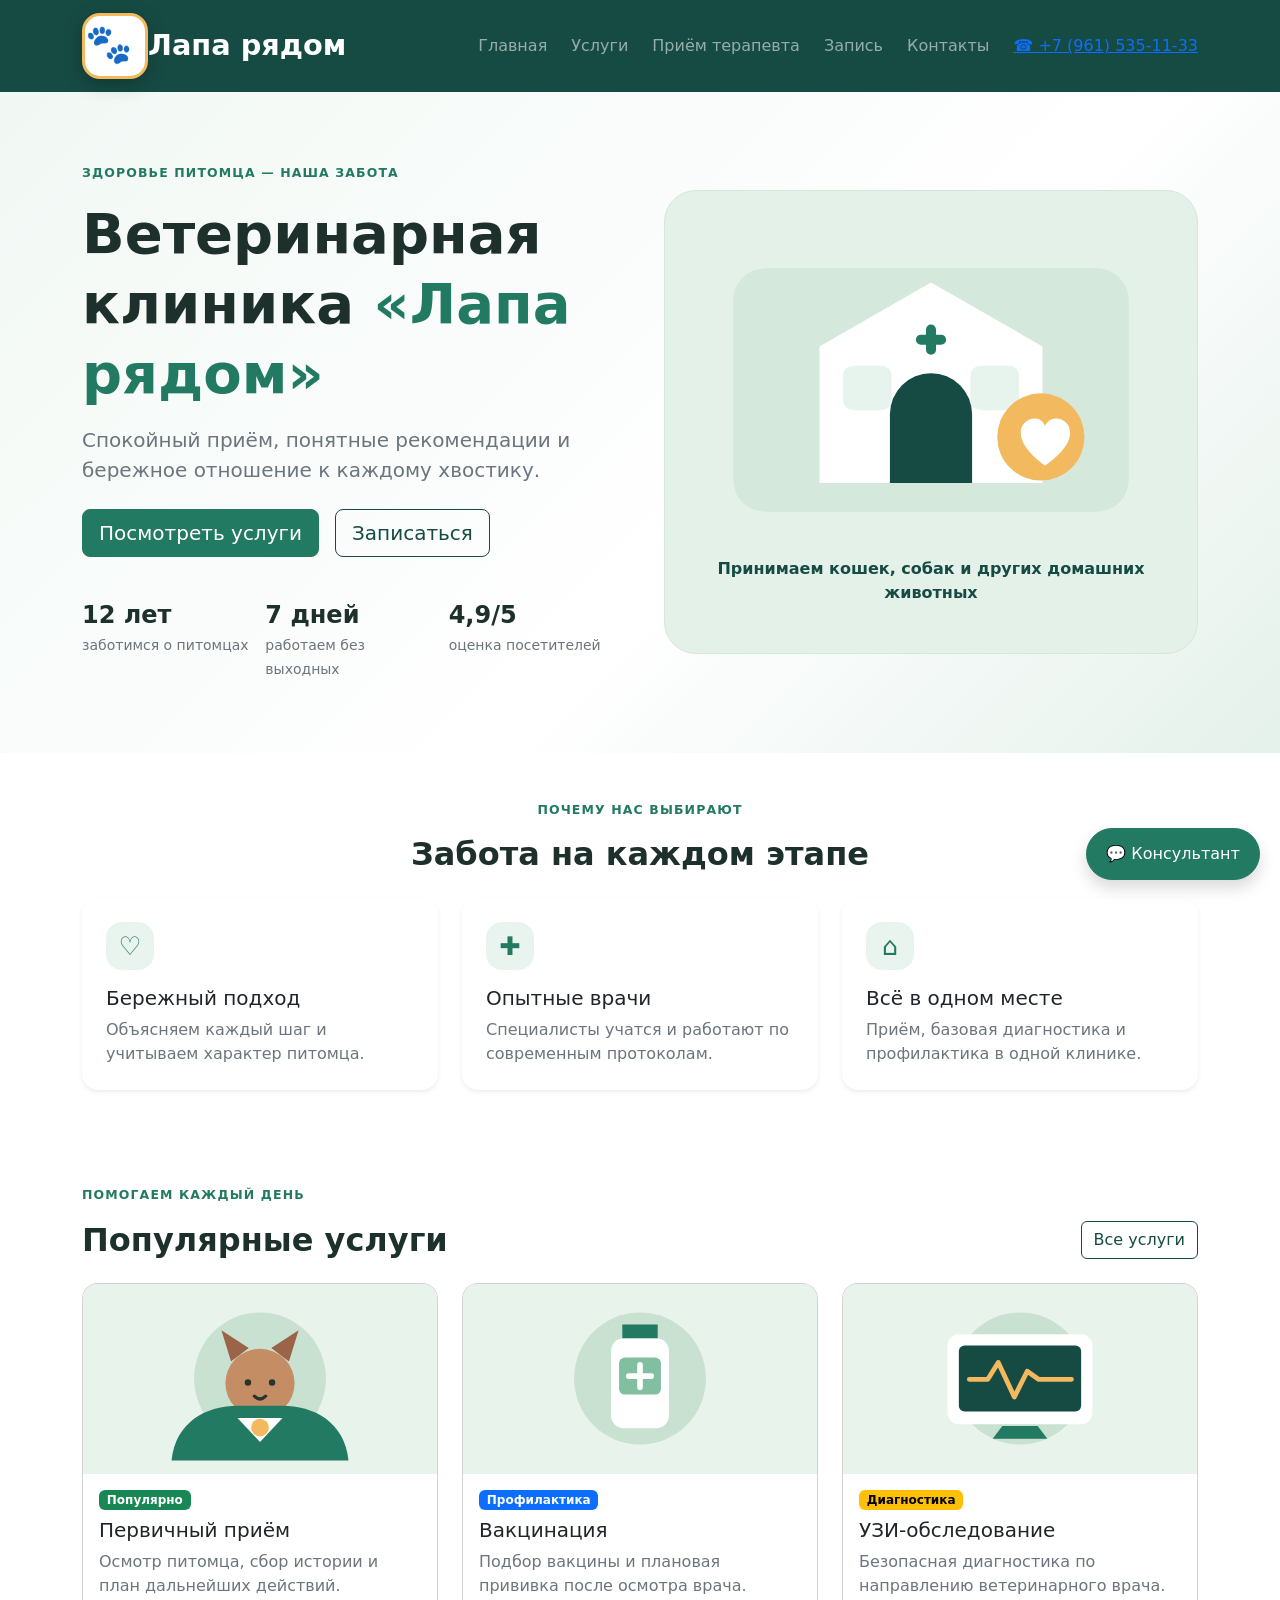
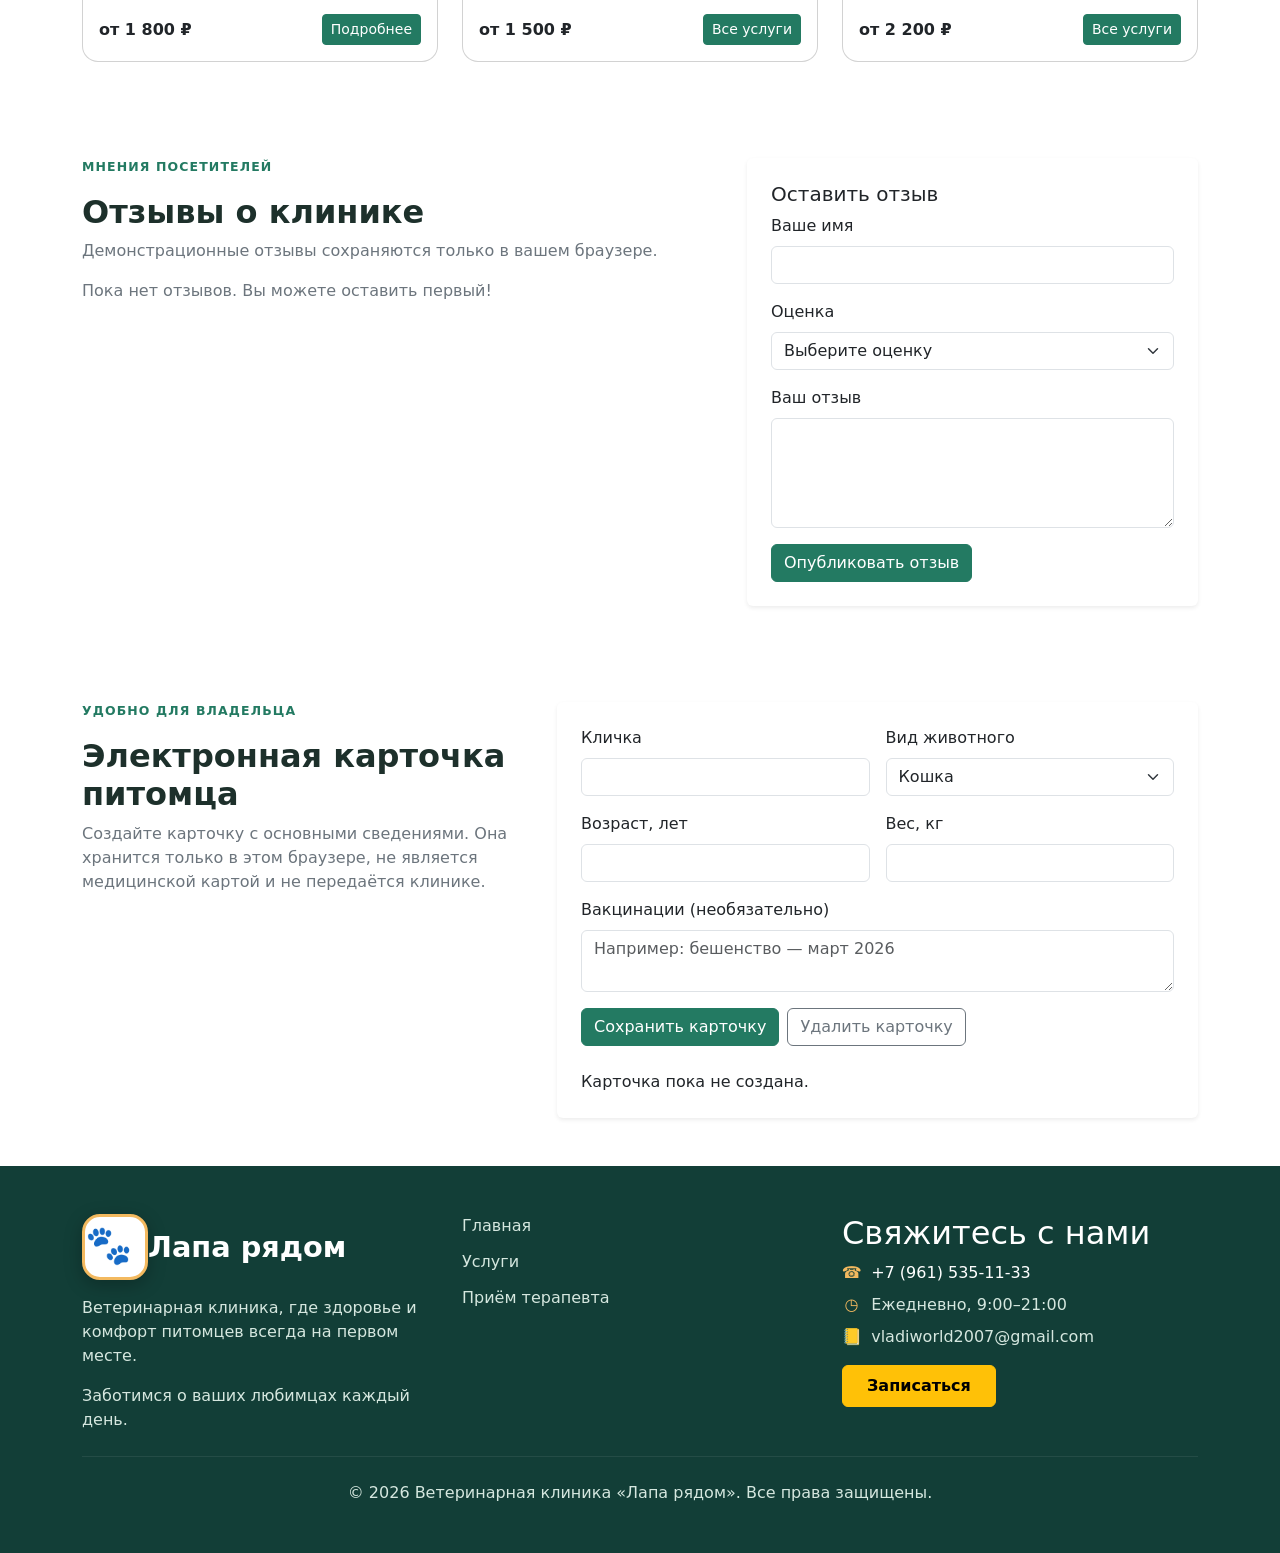
<file: index.html>
<!doctype html>
<html lang="ru">

<head>
  <meta charset="utf-8">
  <meta name="viewport" content="width=device-width, initial-scale=1">
  <meta name="description"
    content="Ветеринарная клиника Лапа рядом — бережный приём, диагностика и профилактика для домашних животных.">
  <meta name="theme-color" content="#164b43">
  <title>Лапа рядом — ветеринарная клиника</title>
  <link rel="icon" href="images/mark.svg" type="image/svg+xml">
  <link href="https://cdn.jsdelivr.net/npm/bootstrap@5.3.8/dist/css/bootstrap.min.css" rel="stylesheet">
  <link rel="stylesheet" href="css/custom.css">
  <link rel="stylesheet"
      href="https://cdn.jsdelivr.net/npm/bootstrap-icons@1.11.3/font/bootstrap-icons.min.css">
</head>

<body class="d-flex flex-column min-vh-100">
  <nav class="navbar navbar-expand-lg navbar-dark clinic-nav sticky-top"
     aria-label="Основная навигация">
    <div class="container">
        <a class="navbar-brand clinic-logo d-flex align-items-center"
   href="index.html"
   aria-label="Лапа рядом — главная страница">
    <span class="clinic-logo-icon" aria-hidden="true">🐾</span>
    <span class="clinic-logo-text">Лапа рядом</span>
</a>

        <button class="navbar-toggler" type="button"
                data-bs-toggle="collapse"
                data-bs-target="#mainNavbar"
                aria-controls="mainNavbar"
                aria-expanded="false"
                aria-label="Открыть меню">
            <span class="navbar-toggler-icon"></span>
        </button>

        <div class="collapse navbar-collapse" id="mainNavbar">
            <ul class="navbar-nav ms-auto align-items-lg-center gap-lg-2">
                <li class="nav-item">
                    <a class="nav-link" href="index.html">Главная</a>
                </li>
                <li class="nav-item">
                    <a class="nav-link" href="catalog.html">Услуги</a>
                </li>
                <li class="nav-item">
                    <a class="nav-link" href="product.html">Приём терапевта</a>
                </li>
                <li class="nav-item">
                    <a class="nav-link" href="order.html">Запись</a>
                </li>
                <li class="nav-item">
                    <a class="nav-link" href="contacts.html">Контакты</a>
                </li>
            </ul>

            <a class="clinic-phone ms-lg-3 mt-3 mt-lg-0"
               href="tel:+79615351133">
                ☎ +7 (961) 535-11-33
            </a>
        </div>
    </div>
</nav>
  <main>
    <section class="hero-section py-5">
      <div class="container py-lg-4">
        <div class="row align-items-center g-4 g-lg-5">
          <div class="col-12 col-lg-6">
            <p class="eyebrow">Здоровье питомца — наша забота</p>
            <h1 class="display-4 fw-bold lh-sm">Ветеринарная клиника <span class="text-leaf">«Лапа рядом»</span></h1>
            <p class="lead text-secondary mt-3">Спокойный приём, понятные рекомендации и бережное отношение к каждому
              хвостику.</p>
            <div class="d-flex flex-wrap gap-3 mt-4"><a class="btn btn-leaf btn-lg" href="catalog.html">Посмотреть
                услуги</a><a class="btn btn-outline-leaf btn-lg" href="order.html">Записаться</a></div>
            <div class="row g-3 mt-4">
              <div class="col-4"><strong class="d-block fs-4">12 лет</strong><span
                  class="small text-secondary">заботимся о питомцах</span></div>
              <div class="col-4"><strong class="d-block fs-4">7 дней</strong><span class="small text-secondary">работаем
                  без выходных</span></div>
              <div class="col-4"><strong class="d-block fs-4">4,9/5</strong><span class="small text-secondary">оценка
                  посетителей</span></div>
            </div>
          </div>
          <div class="col-12 col-lg-6">
            <div class="hero-art p-4 p-md-5 rounded-5 text-center"><img src="images/clinic.svg" class="img-fluid"
                alt="Иллюстрация ветеринарной клиники и домашнего питомца">
              <p class="mb-0 mt-3 fw-semibold">Принимаем кошек, собак и других домашних животных</p>
            </div>
          </div>
        </div>
      </div>
    </section>
    <section class="container py-5" aria-labelledby="benefits-title">
      <div class="text-center mb-4">
        <p class="eyebrow">Почему нас выбирают</p>
        <h2 id="benefits-title" class="fw-bold">Забота на каждом этапе</h2>
      </div>
      <div class="row g-4">
        <div class="col-12 col-md-4">
          <article class="card h-100 border-0 shadow-sm feature-card">
            <div class="card-body p-4"><span class="feature-icon" aria-hidden="true">♡</span>
              <h3 class="h5 mt-3">Бережный подход</h3>
              <p class="text-secondary mb-0">Объясняем каждый шаг и учитываем характер питомца.</p>
            </div>
          </article>
        </div>
        <div class="col-12 col-md-4">
          <article class="card h-100 border-0 shadow-sm feature-card">
            <div class="card-body p-4"><span class="feature-icon" aria-hidden="true">✚</span>
              <h3 class="h5 mt-3">Опытные врачи</h3>
              <p class="text-secondary mb-0">Специалисты учатся и работают по современным протоколам.</p>
            </div>
          </article>
        </div>
        <div class="col-12 col-md-4">
          <article class="card h-100 border-0 shadow-sm feature-card">
            <div class="card-body p-4"><span class="feature-icon" aria-hidden="true">⌂</span>
              <h3 class="h5 mt-3">Всё в одном месте</h3>
              <p class="text-secondary mb-0">Приём, базовая диагностика и профилактика в одной клинике.</p>
            </div>
          </article>
        </div>
      </div>
    </section>
    <section class="container py-5" id="popular" aria-labelledby="services-title">
      <div class="d-flex flex-wrap justify-content-between align-items-end gap-3 mb-4">
        <div>
          <p class="eyebrow">Помогаем каждый день</p>
          <h2 id="services-title" class="fw-bold mb-0">Популярные услуги</h2>
        </div><a class="btn btn-outline-leaf" href="catalog.html">Все услуги</a>
      </div>
      <div class="row g-4">
        <div class="col-12 col-md-6 col-lg-4">
          <article class="card h-100 service-card"><img src="images/consultation.svg" class="card-img-top service-image"
              alt="Ветеринар осматривает собаку" loading="lazy">
            <div class="card-body d-flex flex-column"><span
                class="badge text-bg-success align-self-start mb-2">Популярно</span>
              <h3 class="h5">Первичный приём</h3>
              <p class="text-secondary">Осмотр питомца, сбор истории и план дальнейших действий.</p>
              <div class="mt-auto d-flex justify-content-between align-items-center"><strong>от 1 800 ₽</strong><a
                  class="btn btn-sm btn-leaf" href="product.html">Подробнее</a></div>
            </div>
          </article>
        </div>
        <div class="col-12 col-md-6 col-lg-4">
          <article class="card h-100 service-card"><img src="images/vaccination.svg" class="card-img-top service-image"
              alt="Ветеринарная вакцинация питомца" loading="lazy">
            <div class="card-body d-flex flex-column"><span
                class="badge text-bg-primary align-self-start mb-2">Профилактика</span>
              <h3 class="h5">Вакцинация</h3>
              <p class="text-secondary">Подбор вакцины и плановая прививка после осмотра врача.</p>
              <div class="mt-auto d-flex justify-content-between align-items-center"><strong>от 1 500 ₽</strong><a
                  class="btn btn-sm btn-leaf" href="catalog.html">Все услуги</a></div>
            </div>
          </article>
        </div>
        <div class="col-12 col-md-6 col-lg-4">
          <article class="card h-100 service-card"><img src="images/diagnostics.svg" class="card-img-top service-image"
              alt="Диагностическое оборудование в клинике" loading="lazy">
            <div class="card-body d-flex flex-column"><span
                class="badge text-bg-warning align-self-start mb-2">Диагностика</span>
              <h3 class="h5">УЗИ-обследование</h3>
              <p class="text-secondary">Безопасная диагностика по направлению ветеринарного врача.</p>
              <div class="mt-auto d-flex justify-content-between align-items-center"><strong>от 2 200 ₽</strong><a
                  class="btn btn-sm btn-leaf" href="catalog.html">Все услуги</a></div>
            </div>
          </article>
        </div>
      </div>
    </section>
<section class="container py-5" id="reviews" aria-labelledby="reviews-heading">
  <div class="row g-4">
    <div class="col-lg-7">
      <p class="eyebrow">Мнения посетителей</p>
      <h2 id="reviews-heading" class="fw-bold">Отзывы о клинике</h2>
      <p class="text-secondary">Демонстрационные отзывы сохраняются только в вашем браузере.</p>
      <div id="reviews-list" class="d-grid gap-3" aria-live="polite"></div>
    </div>
    <div class="col-lg-5">
      <div class="card border-0 shadow-sm"><div class="card-body p-4">
        <h3 class="h5">Оставить отзыв</h3>
        <form id="review-form">
          <div class="mb-3"><label class="form-label" for="review-name">Ваше имя</label><input class="form-control" id="review-name" maxlength="60" required></div>
          <div class="mb-3"><label class="form-label" for="review-rating">Оценка</label><select class="form-select" id="review-rating" required><option value="">Выберите оценку</option><option value="5">★★★★★ — 5</option><option value="4">★★★★☆ — 4</option><option value="3">★★★☆☆ — 3</option><option value="2">★★☆☆☆ — 2</option><option value="1">★☆☆☆☆ — 1</option></select></div>
          <div class="mb-3"><label class="form-label" for="review-text">Ваш отзыв</label><textarea class="form-control" id="review-text" maxlength="500" rows="4" required></textarea></div>
          <button class="btn btn-leaf" type="submit">Опубликовать отзыв</button>
        </form>
      </div></div>
    </div>
  </div>
</section>
<section class="container py-5" id="pet-card" aria-labelledby="pet-heading">
  <div class="row g-4 align-items-start">
    <div class="col-lg-5"><p class="eyebrow">Удобно для владельца</p><h2 id="pet-heading" class="fw-bold">Электронная карточка питомца</h2><p class="text-secondary">Создайте карточку с основными сведениями. Она хранится только в этом браузере, не является медицинской картой и не передаётся клинике.</p></div>
    <div class="col-lg-7"><div class="card border-0 shadow-sm"><div class="card-body p-4">
      <form id="pet-form" class="row g-3">
        <div class="col-sm-6"><label class="form-label" for="pet-card-name">Кличка</label><input class="form-control" id="pet-card-name" maxlength="60" required></div>
        <div class="col-sm-6"><label class="form-label" for="pet-card-type">Вид животного</label><select class="form-select" id="pet-card-type"><option>Кошка</option><option>Собака</option><option>Другое</option></select></div>
        <div class="col-sm-6"><label class="form-label" for="pet-card-age">Возраст, лет</label><input class="form-control" id="pet-card-age" type="number" min="0" max="60" step="0.1" required></div>
        <div class="col-sm-6"><label class="form-label" for="pet-card-weight">Вес, кг</label><input class="form-control" id="pet-card-weight" type="number" min="0.1" max="500" step="0.1" required></div>
        <div class="col-12"><label class="form-label" for="pet-card-vaccines">Вакцинации (необязательно)</label><textarea class="form-control" id="pet-card-vaccines" rows="2" maxlength="500" placeholder="Например: бешенство — март 2026"></textarea></div>
        <div class="col-12 d-flex gap-2 flex-wrap"><button class="btn btn-leaf" type="submit">Сохранить карточку</button><button class="btn btn-outline-secondary" id="pet-delete" type="button">Удалить карточку</button></div>
      </form>
      <div id="pet-preview" class="mt-4" aria-live="polite"></div>
    </div></div></div>
  </div>
</section>
  </main>
  <footer class="clinic-footer mt-auto">
    <div class="container py-5">
        <div class="row g-4">

            <div class="col-12 col-md-6 col-lg-4">
               <a class="footer-brand clinic-logo d-inline-flex align-items-center"
   href="index.html"
   aria-label="Лапа рядом — главная страница">
    <span class="clinic-logo-icon" aria-hidden="true">🐾 </span>
    <span class="clinic-logo-text">Лапа рядом</span>
</a>
                <p class="footer-description mt-3">
                    Ветеринарная клиника, где здоровье
                    и комфорт питомцев всегда на первом месте.
                </p>
                <p class="footer-description mb-0">
                    Заботимся о ваших любимцах каждый день.
                </p>
            </div>

            <div class="col-12 col-md-6 col-lg-4">
                
                <nav aria-label="Навигация в подвале">
                    <ul class="footer-menu">
    <li><a href="index.html">Главная</a></li>
    <li><a href="catalog.html">Услуги</a></li>
    <li><a href="product.html">Приём терапевта</a></li>
</ul>
                </nav>
            </div>

            <div class="col-12 col-lg-4">
                <h2 class="footer-heading">Свяжитесь с нами</h2>
                <a class="footer-phone footer-contact-item"
   href="tel:+79615351133">
    <span class="footer-contact-icon" aria-hidden="true">☎</span>
    <span>+7 (961) 535-11-33</span>
</a>

<p class="footer-description footer-contact-item mt-2 mb-2">
    <span class="footer-contact-icon" aria-hidden="true">◷</span>
    <span>Ежедневно, 9:00–21:00</span>
</p>

<a class="footer-email footer-contact-item"
   href="mailto:vladiworld2007@gmail.com">
    <span class="footer-contact-icon" aria-hidden="true">📒</span>
    <span>vladiworld2007@gmail.com</span>
</a>
                <div class="mt-3">
    <a href="order.html"
       class="btn btn-warning fw-bold px-4 py-2">
        Записаться
    </a>
</div>
            </div>

        </div>

        <hr class="footer-divider my-4">

        <div class="text-center footer-copyright">
            © 2026 Ветеринарная клиника «Лапа рядом».
            Все права защищены.
        </div>
    </div>
</footer>
  <div class="modal fade" id="appointmentModal" tabindex="-1" aria-labelledby="appointmentModalLabel"
    aria-hidden="true">
    <div class="modal-dialog modal-dialog-centered">
      <div class="modal-content">
        <form class="js-demo-form">
          <div class="modal-header">
            <div>
              <p class="eyebrow mb-1">Быстрая запись</p>
              <h2 class="modal-title fs-5" id="appointmentModalLabel">Записать питомца</h2>
            </div><button type="button" class="btn-close" data-bs-dismiss="modal" aria-label="Закрыть"></button>
          </div>
          <div class="modal-body">
            <p class="alert alert-info" role="status">Форма заполнена, но онлайн-отправка пока недоступна.
Для записи позвоните по телефону +7 (961) 535-11-33.</p><input
              type="hidden" id="modal-service" name="service">
            <div class="mb-3"><label for="modal-owner" class="form-label">Ваше имя</label><input id="modal-owner"
                name="owner" class="form-control" autocomplete="name" required></div>
            <div class="mb-3"><label for="modal-phone" class="form-label">Телефон</label><input id="modal-phone"
                name="phone" class="form-control" type="tel" autocomplete="tel" required></div>
            <div class="form-check"><input id="modal-agreement" class="form-check-input" type="checkbox" required><label
                class="form-check-label" for="modal-agreement">Согласен на обработку данных</label></div>
            <p class="alert alert-success mt-3 mb-0 d-none" role="status" data-form-status>Форма заполнена. В учебной
              версии заявка не отправляется.</p>
          </div>
          <div class="modal-footer"><button class="btn btn-outline-secondary" type="button"
              data-bs-dismiss="modal">Отмена</button><button class="btn btn-leaf" type="submit">Отправить
              заявку</button></div>
        </form>
      </div>
    </div>
  </div>
  <script src="https://cdn.jsdelivr.net/npm/bootstrap@5.3.8/dist/js/bootstrap.bundle.min.js"></script>
  <script src="js/main.js" defer></script>
<div class="clinic-chat" id="clinic-chat">
  <button class="clinic-chat-toggle btn btn-leaf shadow" id="chat-toggle" type="button" aria-controls="chat-panel" aria-expanded="false">💬 Консультант</button>
  <section class="clinic-chat-panel card shadow-lg d-none" id="chat-panel" aria-label="Демонстрационный чат с консультантом">
    <div class="card-header d-flex justify-content-between align-items-center"><strong>🐾 Помощник клиники</strong><button class="btn-close" id="chat-close" type="button" aria-label="Закрыть чат"></button></div>
    <div class="card-body"><p class="small text-secondary">Автоответчик: сообщения не отправляются сотрудникам клиники. При срочных вопросах позвоните нам.</p><div id="chat-messages" class="clinic-chat-messages" role="log" aria-live="polite"><div class="chat-bubble chat-bubble-bot">Здравствуйте! Спросите про часы работы, цены, запись или адрес.</div></div></div>
    <form id="chat-form" class="card-footer d-flex gap-2"><label for="chat-input" class="visually-hidden">Ваш вопрос</label><input id="chat-input" class="form-control" maxlength="300" placeholder="Ваш вопрос..." required><button class="btn btn-leaf" type="submit">➤<span class="visually-hidden">Отправить</span></button></form>
  </section>
</div>
</body>

</html>
</file>
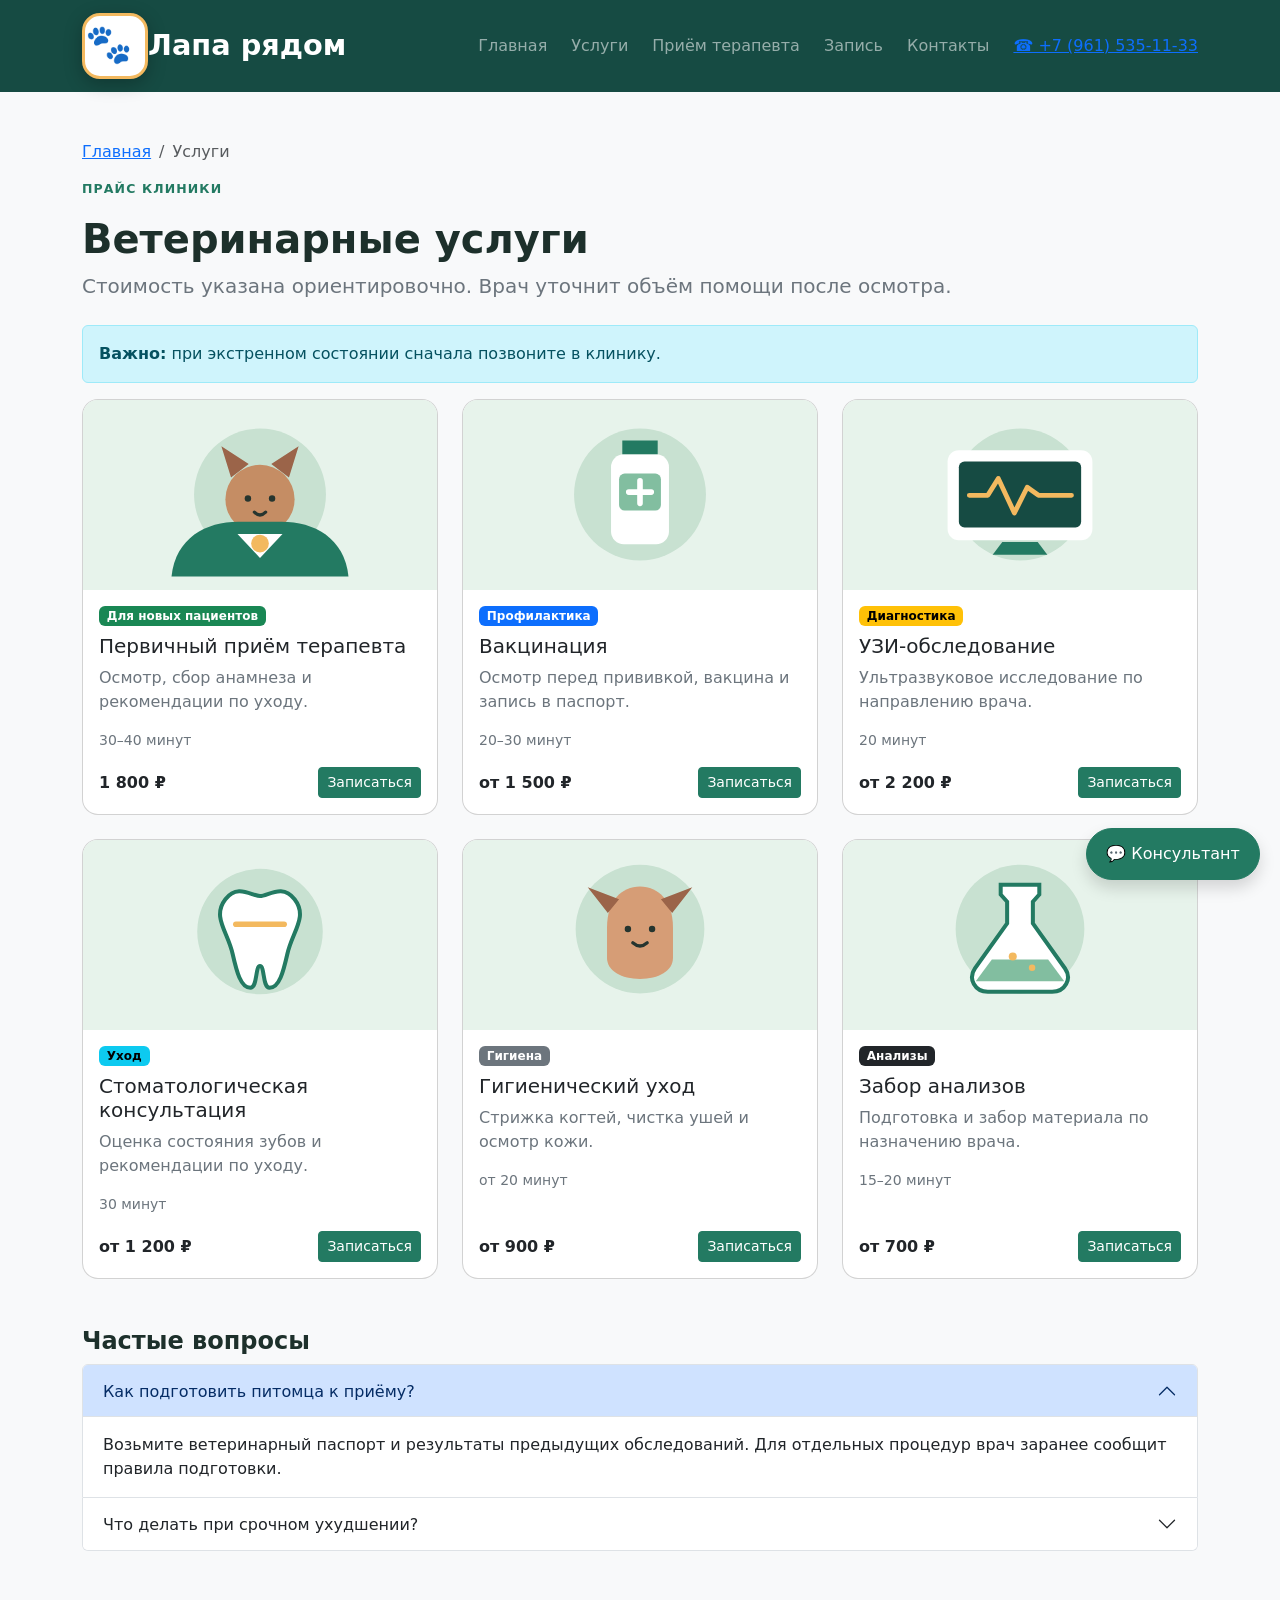
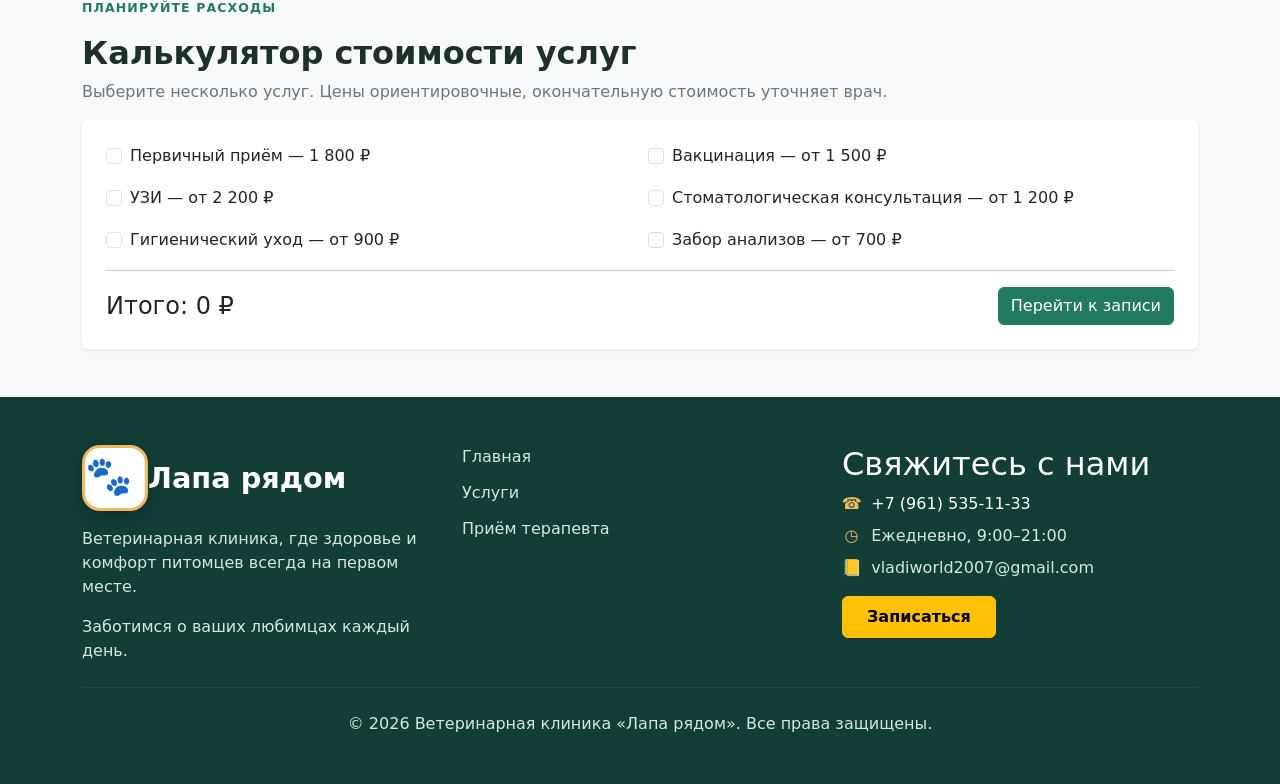
<file: catalog.html>
<!doctype html>
<html lang="ru">

<head>
    <meta charset="utf-8">
    <meta name="viewport" content="width=device-width, initial-scale=1">
    <meta name="description" content="Каталог ветеринарных услуг клиники Лапа рядом.">
    <meta name="theme-color" content="#164b43">
    <title>Услуги — Лапа рядом</title>
    <link rel="icon" href="images/mark.svg" type="image/svg+xml">
    <link href="https://cdn.jsdelivr.net/npm/bootstrap@5.3.8/dist/css/bootstrap.min.css" rel="stylesheet">
    <link rel="stylesheet" href="css/custom.css">
</head>

<body class="bg-body-tertiary d-flex flex-column min-vh-100">
   <nav class="navbar navbar-expand-lg navbar-dark clinic-nav sticky-top"
     aria-label="Основная навигация">
    <div class="container">
       <a class="navbar-brand clinic-logo d-flex align-items-center"
   href="index.html"
   aria-label="Лапа рядом — главная страница">
    <span class="clinic-logo-icon" aria-hidden="true">🐾</span>
    <span class="clinic-logo-text">Лапа рядом</span>
</a>

        <button class="navbar-toggler" type="button"
                data-bs-toggle="collapse"
                data-bs-target="#mainNavbar"
                aria-controls="mainNavbar"
                aria-expanded="false"
                aria-label="Открыть меню">
            <span class="navbar-toggler-icon"></span>
        </button>

        <div class="collapse navbar-collapse" id="mainNavbar">
            <ul class="navbar-nav ms-auto align-items-lg-center gap-lg-2">
                <li class="nav-item">
                    <a class="nav-link" href="index.html">Главная</a>
                </li>
                <li class="nav-item">
                    <a class="nav-link" href="catalog.html">Услуги</a>
                </li>
                <li class="nav-item">
                    <a class="nav-link" href="product.html">Приём терапевта</a>
                </li>
                <li class="nav-item">
                    <a class="nav-link" href="order.html">Запись</a>
                </li>
                <li class="nav-item">
                    <a class="nav-link" href="contacts.html">Контакты</a>
                </li>
            </ul>

            <a class="clinic-phone ms-lg-3 mt-3 mt-lg-0"
               href="tel:+79615351133">
                ☎ +7 (961) 535-11-33
            </a>
        </div>
    </div>
</nav>
    <main class="container my-5 flex-grow-1">
        <nav aria-label="Хлебные крошки">
            <ol class="breadcrumb">
                <li class="breadcrumb-item"><a href="index.html">Главная</a></li>
                <li class="breadcrumb-item active" aria-current="page">Услуги</li>
            </ol>
        </nav>
        <header class="mb-4">
            <p class="eyebrow">Прайс клиники</p>
            <h1 class="display-6 fw-bold">Ветеринарные услуги</h1>
            <p class="lead text-secondary">Стоимость указана ориентировочно. Врач уточнит объём помощи после осмотра.
            </p>
        </header>
        <div class="alert alert-info" role="alert"><strong>Важно:</strong> при экстренном состоянии сначала позвоните в
            клинику.</div>
        <div class="row g-4">
            <div class="col-12 col-md-6 col-lg-4">
                <article class="card h-100 service-card"><img src="images/consultation.svg"
                        class="card-img-top service-image" alt="Первичный ветеринарный приём" loading="lazy">
                    <div class="card-body d-flex flex-column"><span
                            class="badge text-bg-success align-self-start mb-2">Для новых пациентов</span>
                        <h2 class="h5">Первичный приём терапевта</h2>
                        <p class="text-secondary">Осмотр, сбор анамнеза и рекомендации по уходу.</p>
                        <p class="small text-secondary">30–40 минут</p>
                        <div class="mt-auto d-flex justify-content-between align-items-center"><strong>1 800
                                ₽</strong><button class="btn btn-leaf btn-sm" type="button" data-bs-toggle="modal"
                                data-bs-target="#appointmentModal"
                                data-service="Первичный приём терапевта">Записаться</button></div>
                    </div>
                </article>
            </div>
            <div class="col-12 col-md-6 col-lg-4">
                <article class="card h-100 service-card"><img src="images/vaccination.svg"
                        class="card-img-top service-image" alt="Плановая вакцинация животных" loading="lazy">
                    <div class="card-body d-flex flex-column"><span
                            class="badge text-bg-primary align-self-start mb-2">Профилактика</span>
                        <h2 class="h5">Вакцинация</h2>
                        <p class="text-secondary">Осмотр перед прививкой, вакцина и запись в паспорт.</p>
                        <p class="small text-secondary">20–30 минут</p>
                        <div class="mt-auto d-flex justify-content-between align-items-center"><strong>от 1 500
                                ₽</strong><button class="btn btn-leaf btn-sm" type="button" data-bs-toggle="modal"
                                data-bs-target="#appointmentModal" data-service="Вакцинация">Записаться</button></div>
                    </div>
                </article>
            </div>
            <div class="col-12 col-md-6 col-lg-4">
                <article class="card h-100 service-card"><img src="images/diagnostics.svg"
                        class="card-img-top service-image" alt="Ультразвуковая диагностика питомца" loading="lazy">
                    <div class="card-body d-flex flex-column"><span
                            class="badge text-bg-warning align-self-start mb-2">Диагностика</span>
                        <h2 class="h5">УЗИ-обследование</h2>
                        <p class="text-secondary">Ультразвуковое исследование по направлению врача.</p>
                        <p class="small text-secondary">20 минут</p>
                        <div class="mt-auto d-flex justify-content-between align-items-center"><strong>от 2 200
                                ₽</strong><button class="btn btn-leaf btn-sm" type="button" data-bs-toggle="modal"
                                data-bs-target="#appointmentModal" data-service="УЗИ-обследование">Записаться</button>
                        </div>
                    </div>
                </article>
            </div>
            <div class="col-12 col-md-6 col-lg-4">
                <article class="card h-100 service-card"><img src="images/dentistry.svg"
                        class="card-img-top service-image" alt="Профилактический уход за зубами питомца" loading="lazy">
                    <div class="card-body d-flex flex-column"><span
                            class="badge text-bg-info align-self-start mb-2">Уход</span>
                        <h2 class="h5">Стоматологическая консультация</h2>
                        <p class="text-secondary">Оценка состояния зубов и рекомендации по уходу.</p>
                        <p class="small text-secondary">30 минут</p>
                        <div class="mt-auto d-flex justify-content-between align-items-center"><strong>от 1 200
                                ₽</strong><button class="btn btn-leaf btn-sm" type="button" data-bs-toggle="modal"
                                data-bs-target="#appointmentModal"
                                data-service="Стоматологическая консультация">Записаться</button></div>
                    </div>
                </article>
            </div>
            <div class="col-12 col-md-6 col-lg-4">
                <article class="card h-100 service-card"><img src="images/grooming.svg"
                        class="card-img-top service-image" alt="Гигиенический уход за животным" loading="lazy">
                    <div class="card-body d-flex flex-column"><span
                            class="badge text-bg-secondary align-self-start mb-2">Гигиена</span>
                        <h2 class="h5">Гигиенический уход</h2>
                        <p class="text-secondary">Стрижка когтей, чистка ушей и осмотр кожи.</p>
                        <p class="small text-secondary">от 20 минут</p>
                        <div class="mt-auto d-flex justify-content-between align-items-center"><strong>от 900
                                ₽</strong><button class="btn btn-leaf btn-sm" type="button" data-bs-toggle="modal"
                                data-bs-target="#appointmentModal" data-service="Гигиенический уход">Записаться</button>
                        </div>
                    </div>
                </article>
            </div>
            <div class="col-12 col-md-6 col-lg-4">
                <article class="card h-100 service-card"><img src="images/lab.svg" class="card-img-top service-image"
                        alt="Лабораторные анализы для животных" loading="lazy">
                    <div class="card-body d-flex flex-column"><span
                            class="badge text-bg-dark align-self-start mb-2">Анализы</span>
                        <h2 class="h5">Забор анализов</h2>
                        <p class="text-secondary">Подготовка и забор материала по назначению врача.</p>
                        <p class="small text-secondary">15–20 минут</p>
                        <div class="mt-auto d-flex justify-content-between align-items-center"><strong>от 700
                                ₽</strong><button class="btn btn-leaf btn-sm" type="button" data-bs-toggle="modal"
                                data-bs-target="#appointmentModal" data-service="Забор анализов">Записаться</button>
                        </div>
                    </div>
                </article>
            </div>
        </div>
        <section class="mt-5">
            <h2 class="h4 fw-bold">Частые вопросы</h2>
            <div class="accordion" id="serviceFaq">
                <div class="accordion-item">
                    <h3 class="accordion-header"><button class="accordion-button" type="button"
                            data-bs-toggle="collapse" data-bs-target="#faqPrep" aria-expanded="true"
                            aria-controls="faqPrep">Как подготовить питомца к приёму?</button></h3>
                    <div id="faqPrep" class="accordion-collapse collapse show" data-bs-parent="#serviceFaq">
                        <div class="accordion-body">Возьмите ветеринарный паспорт и результаты предыдущих обследований.
                            Для отдельных процедур врач заранее сообщит правила подготовки.</div>
                    </div>
                </div>
                <div class="accordion-item">
                    <h3 class="accordion-header"><button class="accordion-button collapsed" type="button"
                            data-bs-toggle="collapse" data-bs-target="#faqUrgent" aria-expanded="false"
                            aria-controls="faqUrgent">Что делать при срочном ухудшении?</button></h3>
                    <div id="faqUrgent" class="accordion-collapse collapse" data-bs-parent="#serviceFaq">
                        <div class="accordion-body">Позвоните в клинику перед поездкой, чтобы мы могли подсказать
                            ближайшее время и подготовить приём.</div>
                    </div>
                </div>
            </div>
        </section>
<section class="mt-5" id="calculator" aria-labelledby="calculator-heading">
  <p class="eyebrow">Планируйте расходы</p><h2 id="calculator-heading" class="fw-bold">Калькулятор стоимости услуг</h2>
  <p class="text-secondary">Выберите несколько услуг. Цены ориентировочные, окончательную стоимость уточняет врач.</p>
  <div class="card border-0 shadow-sm"><div class="card-body p-4">
    <div id="calculator-options" class="row g-3">
      <div class="col-md-6"><label class="form-check"><input class="form-check-input calc-service" type="checkbox" value="1800"><span class="form-check-label">Первичный приём — 1 800 ₽</span></label></div>
      <div class="col-md-6"><label class="form-check"><input class="form-check-input calc-service" type="checkbox" value="1500"><span class="form-check-label">Вакцинация — от 1 500 ₽</span></label></div>
      <div class="col-md-6"><label class="form-check"><input class="form-check-input calc-service" type="checkbox" value="2200"><span class="form-check-label">УЗИ — от 2 200 ₽</span></label></div>
      <div class="col-md-6"><label class="form-check"><input class="form-check-input calc-service" type="checkbox" value="1200"><span class="form-check-label">Стоматологическая консультация — от 1 200 ₽</span></label></div>
      <div class="col-md-6"><label class="form-check"><input class="form-check-input calc-service" type="checkbox" value="900"><span class="form-check-label">Гигиенический уход — от 900 ₽</span></label></div>
      <div class="col-md-6"><label class="form-check"><input class="form-check-input calc-service" type="checkbox" value="700"><span class="form-check-label">Забор анализов — от 700 ₽</span></label></div>
    </div>
    <hr><div class="d-flex flex-wrap align-items-center justify-content-between gap-3"><p class="h4 mb-0">Итого: <output id="calculator-total">0 ₽</output></p><a class="btn btn-leaf" href="order.html">Перейти к записи</a></div>
  </div></div>
</section>
    </main>
   <footer class="clinic-footer mt-auto">
    <div class="container py-5">
        <div class="row g-4">

            <div class="col-12 col-md-6 col-lg-4">
                <a class="footer-brand clinic-logo d-inline-flex align-items-center"
   href="index.html"
   aria-label="Лапа рядом — главная страница">
    <span class="clinic-logo-icon" aria-hidden="true">🐾 </span>
    <span class="clinic-logo-text">Лапа рядом</span>
</a>
                <p class="footer-description mt-3">
                    Ветеринарная клиника, где здоровье
                    и комфорт питомцев всегда на первом месте.
                </p>
                <p class="footer-description mb-0">
                    Заботимся о ваших любимцах каждый день.
                </p>
            </div>

            <div class="col-12 col-md-6 col-lg-4">
              
                <nav aria-label="Навигация в подвале">
                    <ul class="footer-menu">
    <li><a href="index.html">Главная</a></li>
    <li><a href="catalog.html">Услуги</a></li>
    <li><a href="product.html">Приём терапевта</a></li>
</ul>
                </nav>
            </div>

            <div class="col-12 col-lg-4">
                <h2 class="footer-heading">Свяжитесь с нами</h2>
                <a class="footer-phone footer-contact-item"
   href="tel:+79615351133">
    <span class="footer-contact-icon" aria-hidden="true">☎</span>
    <span>+7 (961) 535-11-33</span>
</a>

<p class="footer-description footer-contact-item mt-2 mb-2">
    <span class="footer-contact-icon" aria-hidden="true">◷</span>
    <span>Ежедневно, 9:00–21:00</span>
</p>

<a class="footer-email footer-contact-item"
   href="mailto:vladiworld2007@gmail.com">
    <span class="footer-contact-icon" aria-hidden="true">📒</span>
    <span>vladiworld2007@gmail.com</span>
</a>
                <div class="mt-3">
    <a href="order.html"
       class="btn btn-warning fw-bold px-4 py-2">
        Записаться
    </a>
</div>
            </div>

        </div>

        <hr class="footer-divider my-4">

        <div class="text-center footer-copyright">
            © 2026 Ветеринарная клиника «Лапа рядом».
            Все права защищены.
        </div>
    </div>
</footer>
    <div class="modal fade" id="appointmentModal" tabindex="-1" aria-labelledby="appointmentModalLabel"
        aria-hidden="true">
        <div class="modal-dialog modal-dialog-centered">
            <div class="modal-content">
                <form class="js-demo-form">
                    <div class="modal-header">
                        <h2 class="modal-title fs-5" id="appointmentModalLabel">Записать питомца</h2><button
                            type="button" class="btn-close" data-bs-dismiss="modal" aria-label="Закрыть"></button>
                    </div>
                    <div class="modal-body"><input type="hidden" id="modal-service" name="service">
                        <div class="mb-3"><label for="modal-owner" class="form-label">Ваше имя</label><input
                                id="modal-owner" name="owner" class="form-control" autocomplete="name" required></div>
                        <div class="mb-3"><label for="modal-phone" class="form-label">Телефон</label><input
                                id="modal-phone" name="phone" type="tel" class="form-control" autocomplete="tel"
                                required></div>
                        <div class="form-check"><input id="modal-agreement" class="form-check-input" type="checkbox"
                                required><label for="modal-agreement" class="form-check-label">Согласен на обработку
                                данных</label></div>
                        <p class="alert alert-success mt-3 mb-0 d-none" role="status" data-form-status>Форма заполнена, но онлайн-отправка пока недоступна.
Для записи позвоните по телефону +7 (961) 535-11-33.</p>
                    </div>
                    <div class="modal-footer"><button class="btn btn-outline-secondary" type="button"
                            data-bs-dismiss="modal">Отмена</button><button class="btn btn-leaf"
                            type="submit">Отправить</button></div>
                </form>
            </div>
        </div>
    </div>
    <script src="https://cdn.jsdelivr.net/npm/bootstrap@5.3.8/dist/js/bootstrap.bundle.min.js"></script>
    <script src="js/main.js" defer></script>
<div class="clinic-chat" id="clinic-chat">
  <button class="clinic-chat-toggle btn btn-leaf shadow" id="chat-toggle" type="button" aria-controls="chat-panel" aria-expanded="false">💬 Консультант</button>
  <section class="clinic-chat-panel card shadow-lg d-none" id="chat-panel" aria-label="Демонстрационный чат с консультантом">
    <div class="card-header d-flex justify-content-between align-items-center"><strong>🐾 Помощник клиники</strong><button class="btn-close" id="chat-close" type="button" aria-label="Закрыть чат"></button></div>
    <div class="card-body"><p class="small text-secondary">Автоответчик: сообщения не отправляются сотрудникам клиники. При срочных вопросах позвоните нам.</p><div id="chat-messages" class="clinic-chat-messages" role="log" aria-live="polite"><div class="chat-bubble chat-bubble-bot">Здравствуйте! Спросите про часы работы, цены, запись или адрес.</div></div></div>
    <form id="chat-form" class="card-footer d-flex gap-2"><label for="chat-input" class="visually-hidden">Ваш вопрос</label><input id="chat-input" class="form-control" maxlength="300" placeholder="Ваш вопрос..." required><button class="btn btn-leaf" type="submit">➤<span class="visually-hidden">Отправить</span></button></form>
  </section>
</div>
</body>

</html>
</file>
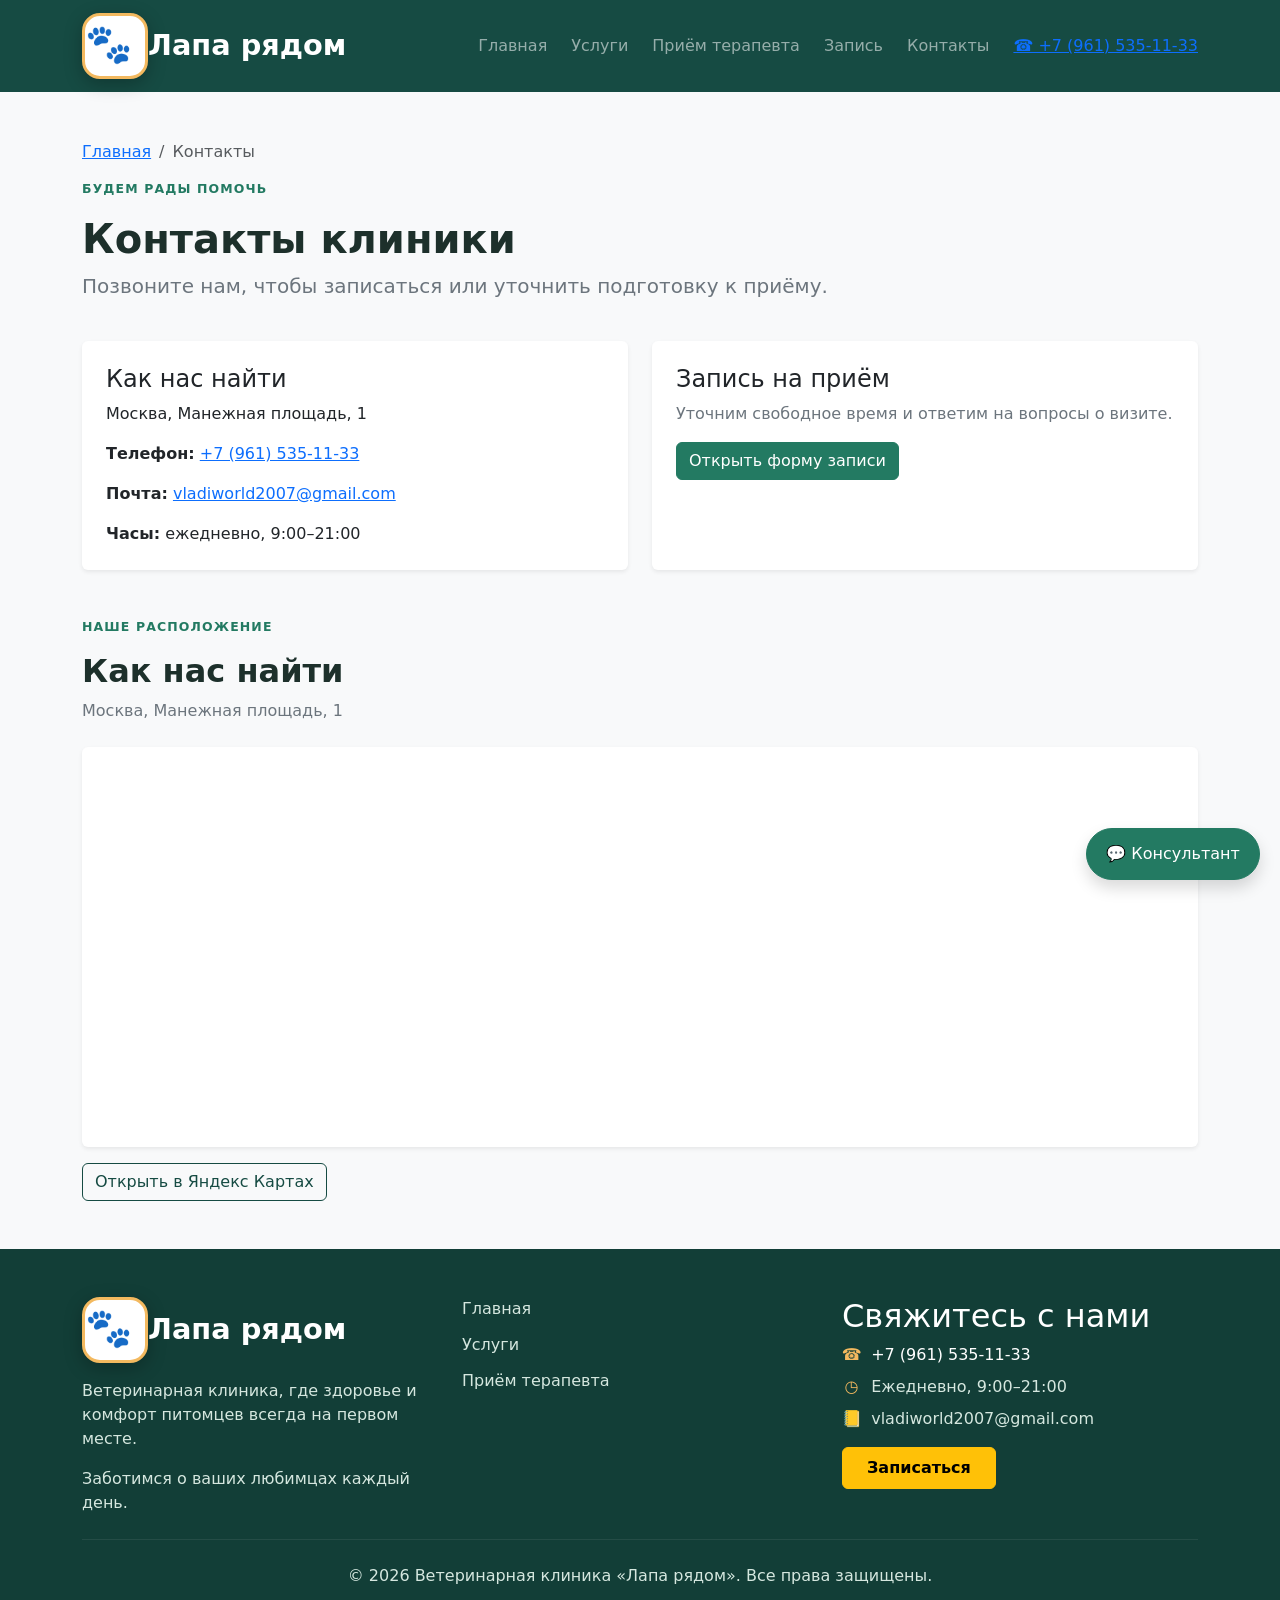
<file: contacts.html>
<!doctype html>
<html lang="ru">

<head>
    <meta charset="utf-8">
    <meta name="viewport" content="width=device-width, initial-scale=1">
    <meta name="description" content="Контакты ветеринарной клиники Лапа рядом.">
    <meta name="theme-color" content="#164b43">
    <title>Контакты — Лапа рядом</title>
    <link rel="icon" href="images/mark.svg" type="image/svg+xml">
    <link href="https://cdn.jsdelivr.net/npm/bootstrap@5.3.8/dist/css/bootstrap.min.css" rel="stylesheet">
    <link rel="stylesheet" href="css/custom.css">
</head>

<body class="bg-body-tertiary d-flex flex-column min-vh-100">
   <nav class="navbar navbar-expand-lg navbar-dark clinic-nav sticky-top"
     aria-label="Основная навигация">
    <div class="container">
        <a class="navbar-brand clinic-logo d-flex align-items-center"
   href="index.html"
   aria-label="Лапа рядом — главная страница">
    <span class="clinic-logo-icon" aria-hidden="true">🐾</span>
    <span class="clinic-logo-text">Лапа рядом</span>
</a>

        <button class="navbar-toggler" type="button"
                data-bs-toggle="collapse"
                data-bs-target="#mainNavbar"
                aria-controls="mainNavbar"
                aria-expanded="false"
                aria-label="Открыть меню">
            <span class="navbar-toggler-icon"></span>
        </button>

        <div class="collapse navbar-collapse" id="mainNavbar">
            <ul class="navbar-nav ms-auto align-items-lg-center gap-lg-2">
                <li class="nav-item">
                    <a class="nav-link" href="index.html">Главная</a>
                </li>
                <li class="nav-item">
                    <a class="nav-link" href="catalog.html">Услуги</a>
                </li>
                <li class="nav-item">
                    <a class="nav-link" href="product.html">Приём терапевта</a>
                </li>
                <li class="nav-item">
                    <a class="nav-link" href="order.html">Запись</a>
                </li>
                <li class="nav-item">
                    <a class="nav-link" href="contacts.html">Контакты</a>
                </li>
            </ul>

            <a class="clinic-phone ms-lg-3 mt-3 mt-lg-0"
               href="tel:+79615351133">
                ☎ +7 (961) 535-11-33
            </a>
        </div>
    </div>
</nav>
    <main class="container my-5 flex-grow-1">
        <nav aria-label="Хлебные крошки">
            <ol class="breadcrumb">
                <li class="breadcrumb-item"><a href="index.html">Главная</a></li>
                <li class="breadcrumb-item active" aria-current="page">Контакты</li>
            </ol>
        </nav>
        <p class="eyebrow">Будем рады помочь</p>
        <h1 class="display-6 fw-bold">Контакты клиники</h1>
        <p class="lead text-secondary">Позвоните нам, чтобы записаться или уточнить подготовку к приёму.</p>
        <div class="row g-4 mt-2">
            <div class="col-12 col-md-6">
                <section class="card border-0 shadow-sm h-100">
                    <div class="card-body p-4">
                        <h2 class="h4">Как нас найти</h2>
                        <address class="mb-3">
    Москва, Манежная площадь, 1
</address>
                        <p><strong>Телефон:</strong> <a href="tel:+79615351133">+7 (961) 535-11-33</a></p>
                        <p><strong>Почта:</strong> <a href="mailto:vladiworld2007@gmail.com">vladiworld2007@gmail.com</a></p>
                        <p class="mb-0"><strong>Часы:</strong> ежедневно, 9:00–21:00</p>
                    </div>
                </section>
            </div>
            <div class="col-12 col-md-6">
                <section class="card border-0 shadow-sm h-100">
                    <div class="card-body p-4">
                        <h2 class="h4">Запись на приём</h2>
                        <p class="text-secondary">Уточним свободное время и ответим на вопросы о визите.</p><a
                            class="btn btn-leaf" href="order.html">Открыть форму записи</a>
                    </div>
                </section>
            </div>
            <section class="mt-5" aria-labelledby="map-title">
    <div class="mb-4">
        <p class="eyebrow">Наше расположение</p>
        <h2 id="map-title" class="fw-bold">
            Как нас найти
        </h2>
        <p class="text-secondary">
            Москва, Манежная площадь, 1
        </p>
    </div>

    <div class="card border-0 shadow-sm overflow-hidden">
        <iframe
            title="Карта расположения клиники"
            src="https://yandex.ru/map-widget/v1/?ll=37.6145%2C55.7558&z=15&pt=37.6145%2C55.7558%2Cpm2rdm"
            width="100%"
            height="400"
            style="border:0;"
            loading="lazy"
            allowfullscreen>
        </iframe>
    </div>

    <div class="mt-3">
        <a
            class="btn btn-outline-leaf"
            href="https://yandex.ru/maps/?ll=37.6145%2C55.7558&z=15&pt=37.6145%2C55.7558%2Cpm2rdm"
            target="_blank"
            rel="noopener noreferrer">
            Открыть в Яндекс Картах
        </a>
    </div>
</section>
        </div>
    </main>
    <footer class="clinic-footer mt-auto">
    <div class="container py-5">
        <div class="row g-4">

            <div class="col-12 col-md-6 col-lg-4">
               <a class="footer-brand clinic-logo d-inline-flex align-items-center"
   href="index.html"
   aria-label="Лапа рядом — главная страница">
    <span class="clinic-logo-icon" aria-hidden="true">🐾 </span>
    <span class="clinic-logo-text">Лапа рядом</span>
</a>
                <p class="footer-description mt-3">
                    Ветеринарная клиника, где здоровье
                    и комфорт питомцев всегда на первом месте.
                </p>
                <p class="footer-description mb-0">
                    Заботимся о ваших любимцах каждый день.
                </p>
            </div>

            <div class="col-12 col-md-6 col-lg-4">
               
                <nav aria-label="Навигация в подвале">
                   <ul class="footer-menu">
    <li><a href="index.html">Главная</a></li>
    <li><a href="catalog.html">Услуги</a></li>
    <li><a href="product.html">Приём терапевта</a></li>
</ul>
                </nav>
            </div>

            <div class="col-12 col-lg-4">
                <h2 class="footer-heading">Свяжитесь с нами</h2>
                <a class="footer-phone footer-contact-item"
   href="tel:+79615351133">
    <span class="footer-contact-icon" aria-hidden="true">☎</span>
    <span>+7 (961) 535-11-33</span>
</a>

<p class="footer-description footer-contact-item mt-2 mb-2">
    <span class="footer-contact-icon" aria-hidden="true">◷</span>
    <span>Ежедневно, 9:00–21:00</span>
</p>

<a class="footer-email footer-contact-item"
   href="mailto:vladiworld2007@gmail.com">
    <span class="footer-contact-icon" aria-hidden="true">📒</span>
    <span>vladiworld2007@gmail.com</span>
</a>
               <div class="mt-3">
    <a href="order.html"
       class="btn btn-warning fw-bold px-4 py-2">
        Записаться
    </a>
</div>
            </div>

        </div>

        <hr class="footer-divider my-4">

        <div class="text-center footer-copyright">
            © 2026 Ветеринарная клиника «Лапа рядом».
            Все права защищены.
        </div>
    </div>
</footer>
    <script src="https://cdn.jsdelivr.net/npm/bootstrap@5.3.8/dist/js/bootstrap.bundle.min.js"></script>
<div class="clinic-chat" id="clinic-chat">
  <button class="clinic-chat-toggle btn btn-leaf shadow" id="chat-toggle" type="button" aria-controls="chat-panel" aria-expanded="false">💬 Консультант</button>
  <section class="clinic-chat-panel card shadow-lg d-none" id="chat-panel" aria-label="Демонстрационный чат с консультантом">
    <div class="card-header d-flex justify-content-between align-items-center"><strong>🐾 Помощник клиники</strong><button class="btn-close" id="chat-close" type="button" aria-label="Закрыть чат"></button></div>
    <div class="card-body"><p class="small text-secondary">Автоответчик: сообщения не отправляются сотрудникам клиники. При срочных вопросах позвоните нам.</p><div id="chat-messages" class="clinic-chat-messages" role="log" aria-live="polite"><div class="chat-bubble chat-bubble-bot">Здравствуйте! Спросите про часы работы, цены, запись или адрес.</div></div></div>
    <form id="chat-form" class="card-footer d-flex gap-2"><label for="chat-input" class="visually-hidden">Ваш вопрос</label><input id="chat-input" class="form-control" maxlength="300" placeholder="Ваш вопрос..." required><button class="btn btn-leaf" type="submit">➤<span class="visually-hidden">Отправить</span></button></form>
  </section>
</div>
<script src="js/main.js" defer></script>
</body>

</html>
</file>
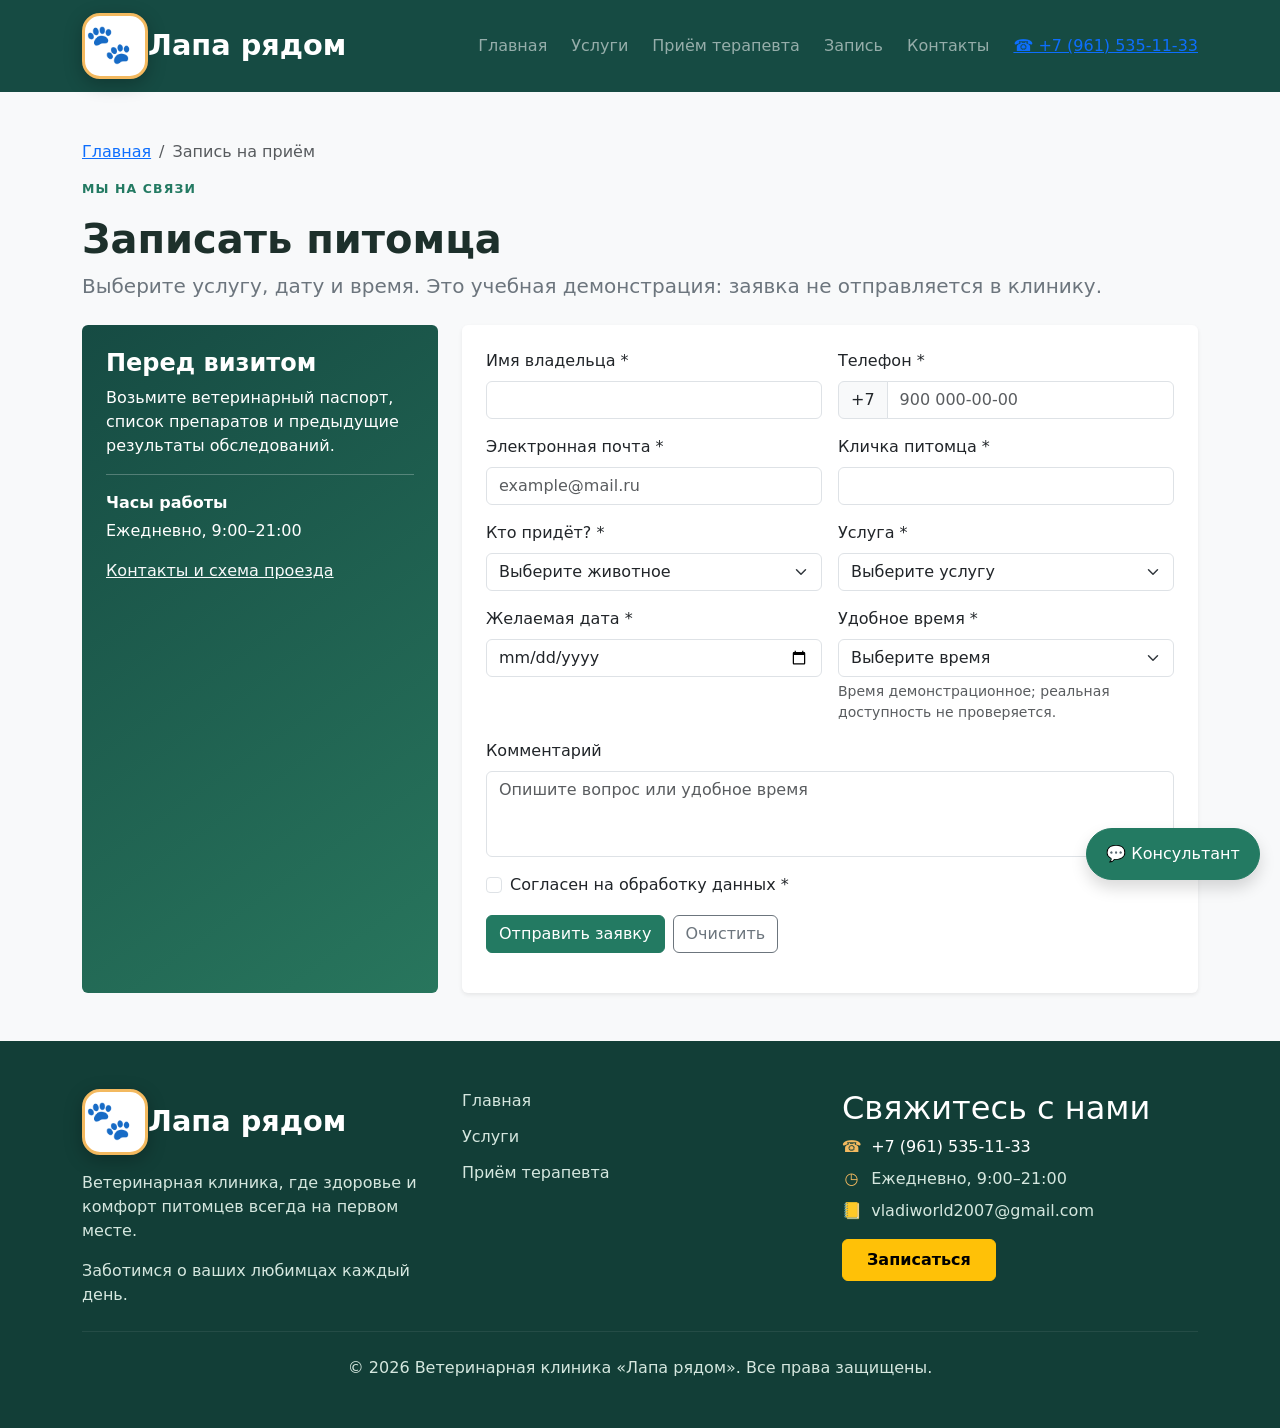
<file: order.html>
<!doctype html>
<html lang="ru">

<head>
    <meta charset="utf-8">
    <meta name="viewport" content="width=device-width, initial-scale=1">
    <meta name="description" content="Запись на приём в ветеринарную клинику Лапа рядом.">
    <meta name="theme-color" content="#164b43">
    <title>Запись на приём — Лапа рядом</title>
    <link rel="icon" href="images/mark.svg" type="image/svg+xml">
    <link href="https://cdn.jsdelivr.net/npm/bootstrap@5.3.8/dist/css/bootstrap.min.css" rel="stylesheet">
    <link rel="stylesheet" href="css/custom.css">
</head>

<body class="bg-body-tertiary d-flex flex-column min-vh-100">
   <nav class="navbar navbar-expand-lg navbar-dark clinic-nav sticky-top"
     aria-label="Основная навигация">
    <div class="container">
        <a class="navbar-brand clinic-logo d-flex align-items-center"
   href="index.html"
   aria-label="Лапа рядом — главная страница">
    <span class="clinic-logo-icon" aria-hidden="true">🐾</span>
    <span class="clinic-logo-text">Лапа рядом</span>
</a>

        <button class="navbar-toggler" type="button"
                data-bs-toggle="collapse"
                data-bs-target="#mainNavbar"
                aria-controls="mainNavbar"
                aria-expanded="false"
                aria-label="Открыть меню">
            <span class="navbar-toggler-icon"></span>
        </button>

        <div class="collapse navbar-collapse" id="mainNavbar">
            <ul class="navbar-nav ms-auto align-items-lg-center gap-lg-2">
                <li class="nav-item">
                    <a class="nav-link" href="index.html">Главная</a>
                </li>
                <li class="nav-item">
                    <a class="nav-link" href="catalog.html">Услуги</a>
                </li>
                <li class="nav-item">
                    <a class="nav-link" href="product.html">Приём терапевта</a>
                </li>
                <li class="nav-item">
                    <a class="nav-link" href="order.html">Запись</a>
                </li>
                <li class="nav-item">
                    <a class="nav-link" href="contacts.html">Контакты</a>
                </li>
            </ul>

            <a class="clinic-phone ms-lg-3 mt-3 mt-lg-0"
               href="tel:+79615351133">
                ☎ +7 (961) 535-11-33
            </a>
        </div>
    </div>
</nav>
    <main class="container my-5 flex-grow-1">
        <nav aria-label="Хлебные крошки">
            <ol class="breadcrumb">
                <li class="breadcrumb-item"><a href="index.html">Главная</a></li>
                <li class="breadcrumb-item active" aria-current="page">Запись на приём</li>
            </ol>
        </nav>
        <header class="mb-4">
            <p class="eyebrow">Мы на связи</p>
            <h1 class="display-6 fw-bold">Записать питомца</h1>
            <p class="lead text-secondary">Выберите услугу, дату и время. Это учебная демонстрация: заявка не отправляется в клинику.
            </p>
        </header>
        <div class="row g-4">
            <aside class="col-12 col-lg-4">
                <div class="card border-0 clinic-aside h-100">
                    <div class="card-body p-4">
                        <h2 class="h4 fw-bold">Перед визитом</h2>
                        <p>Возьмите ветеринарный паспорт, список препаратов и предыдущие результаты обследований.</p>
                        <hr>
                        <p class="mb-1"><strong>Часы работы</strong></p>
                        <p>Ежедневно, 9:00–21:00</p><a class="link-light" href="contacts.html">Контакты и схема
                            проезда</a>
                    </div>
                </div>
            </aside>
            <div class="col-12 col-lg-8">
                <form id="booking-form" class="card border-0 shadow-sm js-demo-form">
                    <div class="card-body p-4">
            
                        <div class="row g-3">
                            <div class="col-12 col-md-6"><label for="owner-name" class="form-label">Имя владельца <span
                                        aria-hidden="true">*</span></label><input id="owner-name" name="owner"
                                    class="form-control" type="text" minlength="2" autocomplete="name" required></div>
                            <div class="col-12 col-md-6"><label for="owner-phone" class="form-label">Телефон <span
                                        aria-hidden="true">*</span></label>
                                <div class="input-group"><span class="input-group-text">+7</span><input id="owner-phone"
                                        name="phone" class="form-control" type="tel" autocomplete="tel-national"
                                        placeholder="900 000-00-00" required></div>
                            </div>

<div class="col-12 col-md-6">
    <label for="owner-email" class="form-label">
        Электронная почта <span aria-hidden="true">*</span>
    </label>
    <input
        id="owner-email"
        name="email"
        class="form-control"
        type="email"
        autocomplete="email"
        placeholder="example@mail.ru"
        required
    >
</div>

                            <div class="col-12 col-md-6"><label for="pet-name" class="form-label">Кличка питомца <span
                                        aria-hidden="true">*</span></label><input id="pet-name" name="pet"
                                    class="form-control" required></div>
                            <div class="col-12 col-md-6"><label for="pet-type" class="form-label">Кто придёт? <span
                                        aria-hidden="true">*</span></label><select id="pet-type" name="pet-type"
                                    class="form-select" required>
                                    <option value="" selected disabled>Выберите животное</option>
                                    <option>Собака</option>
                                    <option>Кошка</option>
                                    <option>Другое</option>
                                </select></div>
                            <div class="col-12 col-md-6"><label for="visit-service" class="form-label">Услуга <span
                                        aria-hidden="true">*</span></label><select id="visit-service" name="service"
                                    class="form-select" required>
                                    <option value="" selected disabled>Выберите услугу</option>
                                    <option>Первичный приём терапевта</option>
                                    <option>Вакцинация</option>
                                    <option>УЗИ-обследование</option>
                                    <option>Стоматологическая консультация</option>
                                    <option>Гигиенический уход</option>
                                    <option>Забор анализов</option>
                                </select></div>
                            <div class="col-12 col-md-6"><label for="visit-date" class="form-label">Желаемая дата <span
                                        aria-hidden="true">*</span></label><input id="visit-date" name="date"
                                    class="form-control" type="date" required></div>
<div class="col-12 col-md-6"><label for="visit-time" class="form-label">Удобное время <span aria-hidden="true">*</span></label><select id="visit-time" name="time" class="form-select" required><option value="">Сначала выберите дату</option></select><div class="form-text">Время демонстрационное; реальная доступность не проверяется.</div></div>
                            <div class="col-12"><label for="visit-note" class="form-label">Комментарий</label><textarea
                                    id="visit-note" name="note" class="form-control" rows="3"
                                    placeholder="Опишите вопрос или удобное время"></textarea></div>
                            <div class="col-12">
                                <div class="form-check"><input id="privacy-check" name="agreement"
                                        class="form-check-input" type="checkbox" required><label for="privacy-check"
                                        class="form-check-label">Согласен на обработку данных <span
                                            aria-hidden="true">*</span></label></div>
                            </div>
                            <div class="col-12 d-flex flex-wrap gap-2"><button class="btn btn-leaf"
                                    type="submit">Отправить заявку</button><button class="btn btn-outline-secondary"
                                    type="reset">Очистить</button></div>
                            <div class="col-12">
                                <p class="alert alert-success mb-0 d-none" role="status" data-form-status>Форма заполнена, но онлайн-отправка заявки пока недоступна.
Для записи позвоните по телефону +7 (961) 535-11-33.</p>
                            </div>
                        </div>
                    </div>
                </form>
            </div>
        </div>
    </main>
    <footer class="clinic-footer mt-auto">
    <div class="container py-5">
        <div class="row g-4">

            <div class="col-12 col-md-6 col-lg-4">
               <a class="footer-brand clinic-logo d-inline-flex align-items-center"
   href="index.html"
   aria-label="Лапа рядом — главная страница">
    <span class="clinic-logo-icon" aria-hidden="true">🐾 </span>
    <span class="clinic-logo-text">Лапа рядом</span>
</a>
                <p class="footer-description mt-3">
                    Ветеринарная клиника, где здоровье
                    и комфорт питомцев всегда на первом месте.
                </p>
                <p class="footer-description mb-0">
                    Заботимся о ваших любимцах каждый день.
                </p>
            </div>

            <div class="col-12 col-md-6 col-lg-4">
                
                <nav aria-label="Навигация в подвале">
                    <ul class="footer-menu">
    <li><a href="index.html">Главная</a></li>
    <li><a href="catalog.html">Услуги</a></li>
    <li><a href="product.html">Приём терапевта</a></li>
</ul>
                </nav>
            </div>

            <div class="col-12 col-lg-4">
                <h2 class="footer-heading">Свяжитесь с нами</h2>
                <a class="footer-phone footer-contact-item"
   href="tel:+79615351133">
    <span class="footer-contact-icon" aria-hidden="true">☎</span>
    <span>+7 (961) 535-11-33</span>
</a>

<p class="footer-description footer-contact-item mt-2 mb-2">
    <span class="footer-contact-icon" aria-hidden="true">◷</span>
    <span>Ежедневно, 9:00–21:00</span>
</p>

<a class="footer-email footer-contact-item"
   href="mailto:vladiworld2007@gmail.com">
    <span class="footer-contact-icon" aria-hidden="true">📒</span>
    <span>vladiworld2007@gmail.com</span>
</a>
                <div class="mt-3">
    <a href="order.html"
       class="btn btn-warning fw-bold px-4 py-2">
        Записаться
    </a>
</div>
            </div>

        </div>

        <hr class="footer-divider my-4">

        <div class="text-center footer-copyright">
            © 2026 Ветеринарная клиника «Лапа рядом».
            Все права защищены.
        </div>
    </div>
</footer>
    <script src="https://cdn.jsdelivr.net/npm/bootstrap@5.3.8/dist/js/bootstrap.bundle.min.js"></script>
    <script src="js/main.js" defer></script>
<div class="clinic-chat" id="clinic-chat">
  <button class="clinic-chat-toggle btn btn-leaf shadow" id="chat-toggle" type="button" aria-controls="chat-panel" aria-expanded="false">💬 Консультант</button>
  <section class="clinic-chat-panel card shadow-lg d-none" id="chat-panel" aria-label="Демонстрационный чат с консультантом">
    <div class="card-header d-flex justify-content-between align-items-center"><strong>🐾 Помощник клиники</strong><button class="btn-close" id="chat-close" type="button" aria-label="Закрыть чат"></button></div>
    <div class="card-body"><p class="small text-secondary">Автоответчик: сообщения не отправляются сотрудникам клиники. При срочных вопросах позвоните нам.</p><div id="chat-messages" class="clinic-chat-messages" role="log" aria-live="polite"><div class="chat-bubble chat-bubble-bot">Здравствуйте! Спросите про часы работы, цены, запись или адрес.</div></div></div>
    <form id="chat-form" class="card-footer d-flex gap-2"><label for="chat-input" class="visually-hidden">Ваш вопрос</label><input id="chat-input" class="form-control" maxlength="300" placeholder="Ваш вопрос..." required><button class="btn btn-leaf" type="submit">➤<span class="visually-hidden">Отправить</span></button></form>
  </section>
</div>
</body>

</html>
</file>
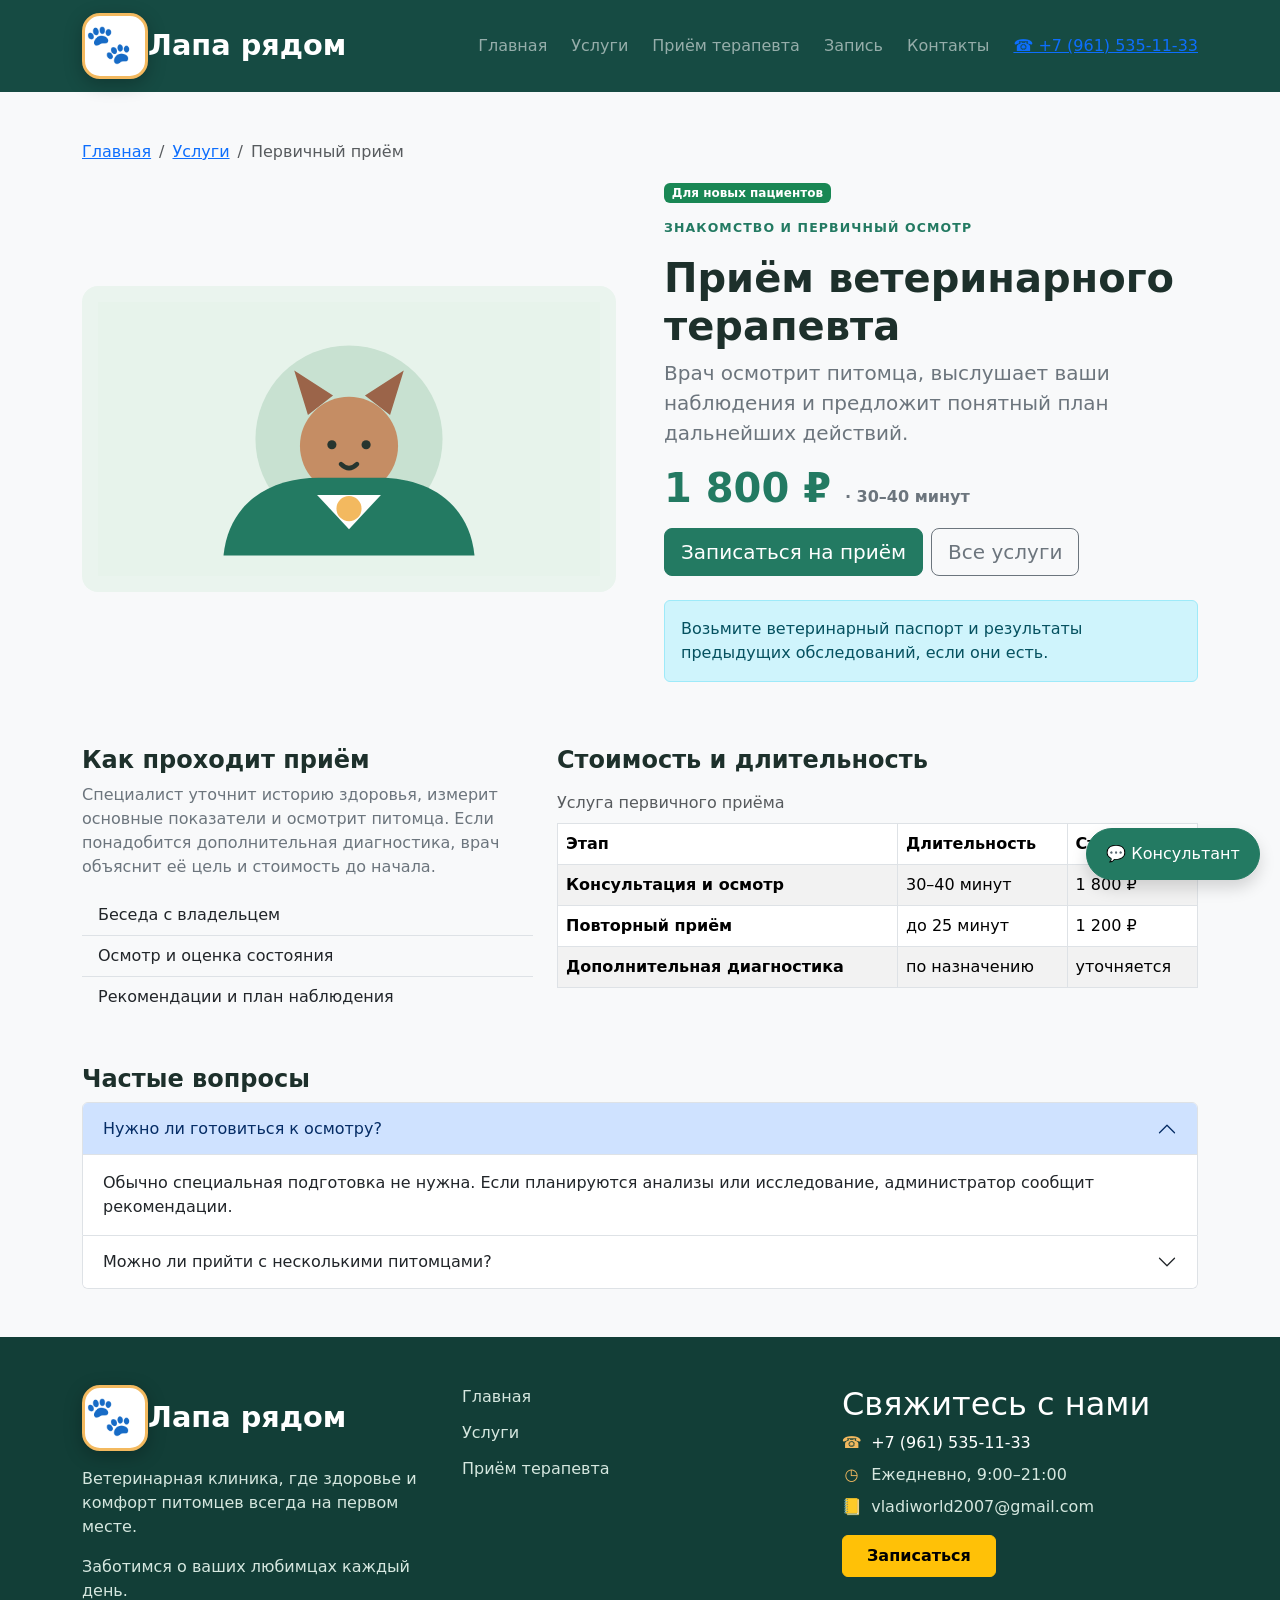
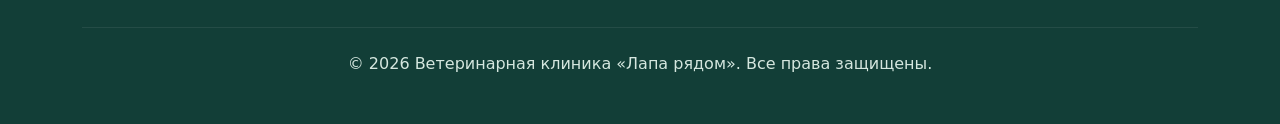
<file: product.html>
<!doctype html>
<html lang="ru">

<head>
    <meta charset="utf-8">
    <meta name="viewport" content="width=device-width, initial-scale=1">
    <meta name="description" content="Первичный приём ветеринарного терапевта в клинике Лапа рядом.">
    <meta name="theme-color" content="#164b43">
    <title>Первичный приём — Лапа рядом</title>
    <link rel="icon" href="images/mark.svg" type="image/svg+xml">
    <link href="https://cdn.jsdelivr.net/npm/bootstrap@5.3.8/dist/css/bootstrap.min.css" rel="stylesheet">
    <link rel="stylesheet" href="css/custom.css">
</head>

<body class="bg-body-tertiary d-flex flex-column min-vh-100">
    <nav class="navbar navbar-expand-lg navbar-dark clinic-nav sticky-top"
     aria-label="Основная навигация">
    <div class="container">
        <a class="navbar-brand clinic-logo d-flex align-items-center"
   href="index.html"
   aria-label="Лапа рядом — главная страница">
    <span class="clinic-logo-icon" aria-hidden="true">🐾</span>
    <span class="clinic-logo-text">Лапа рядом</span>
</a>

        <button class="navbar-toggler" type="button"
                data-bs-toggle="collapse"
                data-bs-target="#mainNavbar"
                aria-controls="mainNavbar"
                aria-expanded="false"
                aria-label="Открыть меню">
            <span class="navbar-toggler-icon"></span>
        </button>

        <div class="collapse navbar-collapse" id="mainNavbar">
            <ul class="navbar-nav ms-auto align-items-lg-center gap-lg-2">
                <li class="nav-item">
                    <a class="nav-link" href="index.html">Главная</a>
                </li>
                <li class="nav-item">
                    <a class="nav-link" href="catalog.html">Услуги</a>
                </li>
                <li class="nav-item">
                    <a class="nav-link" href="product.html">Приём терапевта</a>
                </li>
                <li class="nav-item">
                    <a class="nav-link" href="order.html">Запись</a>
                </li>
                <li class="nav-item">
                    <a class="nav-link" href="contacts.html">Контакты</a>
                </li>
            </ul>

            <a class="clinic-phone ms-lg-3 mt-3 mt-lg-0"
               href="tel:+79615351133">
                ☎ +7 (961) 535-11-33
            </a>
        </div>
    </div>
</nav>
    <main class="container my-5 flex-grow-1">
        <nav aria-label="Хлебные крошки">
            <ol class="breadcrumb">
                <li class="breadcrumb-item"><a href="index.html">Главная</a></li>
                <li class="breadcrumb-item"><a href="catalog.html">Услуги</a></li>
                <li class="breadcrumb-item active" aria-current="page">Первичный приём</li>
            </ol>
        </nav>
        <div class="row align-items-center g-4 g-lg-5">
            <div class="col-12 col-lg-6">
                <div class="service-detail-art rounded-4 p-3"><img src="images/consultation.svg" class="img-fluid"
                        alt="Ветеринар проводит первичный осмотр собаки"></div>
            </div>
            <div class="col-12 col-lg-6"><span class="badge text-bg-success mb-3">Для новых пациентов</span>
                <p class="eyebrow">Знакомство и первичный осмотр</p>
                <h1 class="display-6 fw-bold">Приём ветеринарного терапевта</h1>
                <p class="lead text-secondary">Врач осмотрит питомца, выслушает ваши наблюдения и предложит понятный
                    план дальнейших действий.</p>
                <p class="display-6 fw-bold text-leaf">1 800 ₽ <span class="fs-6 text-secondary">· 30–40 минут</span>
                </p>
                <div class="d-flex flex-wrap gap-2"><a class="btn btn-leaf btn-lg"
                        href="order.html?service=consultation">Записаться на приём</a><a
                        class="btn btn-outline-secondary btn-lg" href="catalog.html">Все услуги</a></div>
                <div class="alert alert-info mt-4" role="alert">Возьмите ветеринарный паспорт и результаты предыдущих
                    обследований, если они есть.</div>
            </div>
        </div>
        <section class="row g-4 mt-4">
            <div class="col-12 col-lg-5">
                <h2 class="h4 fw-bold">Как проходит приём</h2>
                <p class="text-secondary">Специалист уточнит историю здоровья, измерит основные показатели и осмотрит
                    питомца. Если понадобится дополнительная диагностика, врач объяснит её цель и стоимость до начала.
                </p>
                <ul class="list-group list-group-flush">
                    <li class="list-group-item bg-transparent">Беседа с владельцем</li>
                    <li class="list-group-item bg-transparent">Осмотр и оценка состояния</li>
                    <li class="list-group-item bg-transparent">Рекомендации и план наблюдения</li>
                </ul>
            </div>
            <div class="col-12 col-lg-7">
                <h2 class="h4 fw-bold">Стоимость и длительность</h2>
                <div class="table-responsive">
                    <table class="table table-striped table-bordered align-middle bg-white">
                        <caption class="caption-top">Услуга первичного приёма</caption>
                        <thead>
                            <tr>
                                <th scope="col">Этап</th>
                                <th scope="col">Длительность</th>
                                <th scope="col">Стоимость</th>
                            </tr>
                        </thead>
                        <tbody>
                            <tr>
                                <th scope="row">Консультация и осмотр</th>
                                <td>30–40 минут</td>
                                <td>1 800 ₽</td>
                            </tr>
                            <tr>
                                <th scope="row">Повторный приём</th>
                                <td>до 25 минут</td>
                                <td>1 200 ₽</td>
                            </tr>
                            <tr>
                                <th scope="row">Дополнительная диагностика</th>
                                <td>по назначению</td>
                                <td>уточняется</td>
                            </tr>
                        </tbody>
                    </table>
                </div>
            </div>
        </section>
        <section class="mt-5">
            <h2 class="h4 fw-bold">Частые вопросы</h2>
            <div class="accordion" id="detailFaq">
                <div class="accordion-item">
                    <h3 class="accordion-header"><button class="accordion-button" type="button"
                            data-bs-toggle="collapse" data-bs-target="#detailFaqOne" aria-expanded="true"
                            aria-controls="detailFaqOne">Нужно ли готовиться к осмотру?</button></h3>
                    <div id="detailFaqOne" class="accordion-collapse collapse show" data-bs-parent="#detailFaq">
                        <div class="accordion-body">Обычно специальная подготовка не нужна. Если планируются анализы или
                            исследование, администратор сообщит рекомендации.</div>
                    </div>
                </div>
                <div class="accordion-item">
                    <h3 class="accordion-header"><button class="accordion-button collapsed" type="button"
                            data-bs-toggle="collapse" data-bs-target="#detailFaqTwo" aria-expanded="false"
                            aria-controls="detailFaqTwo">Можно ли прийти с несколькими питомцами?</button></h3>
                    <div id="detailFaqTwo" class="accordion-collapse collapse" data-bs-parent="#detailFaq">
                        <div class="accordion-body">Да, сообщите об этом при записи, чтобы мы выделили достаточно
                            времени.</div>
                    </div>
                </div>
            </div>
        </section>
    </main>
   <footer class="clinic-footer mt-auto">
    <div class="container py-5">
        <div class="row g-4">

            <div class="col-12 col-md-6 col-lg-4">
                <a class="footer-brand clinic-logo d-inline-flex align-items-center"
   href="index.html"
   aria-label="Лапа рядом — главная страница">
    <span class="clinic-logo-icon" aria-hidden="true">🐾 </span>
    <span class="clinic-logo-text">Лапа рядом</span>
</a>
                <p class="footer-description mt-3">
                    Ветеринарная клиника, где здоровье
                    и комфорт питомцев всегда на первом месте.
                </p>
                <p class="footer-description mb-0">
                    Заботимся о ваших любимцах каждый день.
                </p>
            </div>

            <div class="col-12 col-md-6 col-lg-4">
              
                <nav aria-label="Навигация в подвале">
                    <ul class="footer-menu">
    <li><a href="index.html">Главная</a></li>
    <li><a href="catalog.html">Услуги</a></li>
    <li><a href="product.html">Приём терапевта</a></li>
</ul>
                </nav>
            </div>

            <div class="col-12 col-lg-4">
                <h2 class="footer-heading">Свяжитесь с нами</h2>
                <a class="footer-phone footer-contact-item"
   href="tel:+79615351133">
    <span class="footer-contact-icon" aria-hidden="true">☎</span>
    <span>+7 (961) 535-11-33</span>
</a>

<p class="footer-description footer-contact-item mt-2 mb-2">
    <span class="footer-contact-icon" aria-hidden="true">◷</span>
    <span>Ежедневно, 9:00–21:00</span>
</p>

<a class="footer-email footer-contact-item"
   href="mailto:vladiworld2007@gmail.com">
    <span class="footer-contact-icon" aria-hidden="true">📒</span>
    <span>vladiworld2007@gmail.com</span>
</a>
                <div class="mt-3">
    <a href="order.html"
       class="btn btn-warning fw-bold px-4 py-2">
        Записаться
    </a>
</div>
            </div>

        </div>

        <hr class="footer-divider my-4">

        <div class="text-center footer-copyright">
            © 2026 Ветеринарная клиника «Лапа рядом».
            Все права защищены.
        </div>
    </div>
</footer>
    <script src="https://cdn.jsdelivr.net/npm/bootstrap@5.3.8/dist/js/bootstrap.bundle.min.js"></script>
<div class="clinic-chat" id="clinic-chat">
  <button class="clinic-chat-toggle btn btn-leaf shadow" id="chat-toggle" type="button" aria-controls="chat-panel" aria-expanded="false">💬 Консультант</button>
  <section class="clinic-chat-panel card shadow-lg d-none" id="chat-panel" aria-label="Демонстрационный чат с консультантом">
    <div class="card-header d-flex justify-content-between align-items-center"><strong>🐾 Помощник клиники</strong><button class="btn-close" id="chat-close" type="button" aria-label="Закрыть чат"></button></div>
    <div class="card-body"><p class="small text-secondary">Автоответчик: сообщения не отправляются сотрудникам клиники. При срочных вопросах позвоните нам.</p><div id="chat-messages" class="clinic-chat-messages" role="log" aria-live="polite"><div class="chat-bubble chat-bubble-bot">Здравствуйте! Спросите про часы работы, цены, запись или адрес.</div></div></div>
    <form id="chat-form" class="card-footer d-flex gap-2"><label for="chat-input" class="visually-hidden">Ваш вопрос</label><input id="chat-input" class="form-control" maxlength="300" placeholder="Ваш вопрос..." required><button class="btn btn-leaf" type="submit">➤<span class="visually-hidden">Отправить</span></button></form>
  </section>
</div>
<script src="js/main.js" defer></script>
</body>

</html>
</file>
<file: css/custom.css>
/* Собственные стили клиники поверх Bootstrap */
:root {
    --clinic-green: #164b43;
    --clinic-leaf: #237a62;
    --clinic-pale: #e9f4ef;
    --clinic-warm: #f3b95f;
    --clinic-ink: #1d302b;
}

body {
    color: var(--clinic-ink);
}

.clinic-nav,
.clinic-footer {
    background: var(--clinic-green);
}

.brand-mark {
    display: inline-grid;
    width: 2.2rem;
    height: 2.2rem;
    place-items: center;
    border-radius: 50%;
    background: rgba(255, 255, 255, .16);
    font-size: 1.2rem;
}

.btn-leaf {
    color: #fff;
    background: var(--clinic-leaf);
    border-color: var(--clinic-leaf);
}

.btn-leaf:hover,
.btn-leaf:focus-visible {
    color: #fff;
    background: #185943;
    border-color: #185943;
}

.btn-outline-leaf {
    color: var(--clinic-green);
    border-color: var(--clinic-green);
}

.btn-outline-leaf:hover {
    color: #fff;
    background: var(--clinic-green);
}

.btn-warm {
    color: #33220a;
    background: var(--clinic-warm);
    border-color: var(--clinic-warm);
    font-weight: 700;
}

.btn-warm:hover {
    color: #241500;
    background: #f8c978;
    border-color: #f8c978;
}

.text-leaf {
    color: var(--clinic-leaf);
}

.eyebrow {
    color: var(--clinic-leaf);
    font-size: .78rem;
    font-weight: 800;
    letter-spacing: .09em;
    text-transform: uppercase;
}

.hero-section {
    background: linear-gradient(135deg, #f1f8f4, #fff 60%, #e5f1eb);
}

.hero-art {
    color: var(--clinic-green);
    background: #e4f1e9;
    border: 1px solid #d4e7db;
}

.hero-art img {
    max-height: 330px;
}

.feature-card,
.service-card {
    border-radius: 1rem;
    overflow: hidden;
    transition: transform .18s ease, box-shadow .18s ease;
}

.feature-card:hover,
.service-card:hover {
    transform: translateY(-3px);
    box-shadow: 0 1rem 2rem rgba(22, 75, 67, .12) !important;
}

.feature-icon {
    display: inline-grid;
    width: 3rem;
    height: 3rem;
    place-items: center;
    color: var(--clinic-leaf);
    background: var(--clinic-pale);
    border-radius: 1rem;
    font-size: 1.6rem;
}

.service-image {
    width: 100%;
    height: 190px;
    object-fit: cover;
    background: #eaf4ee;
}

.service-detail-art {
    background: #eaf4ee;
}

.service-detail-art img {
    max-height: 390px;
    margin-inline: auto;
}

.clinic-cta {
    color: #fff;
    background: var(--clinic-green);
}

.clinic-aside {
    color: #fff;
    background: linear-gradient(145deg, #164b43, #28765d);
}

.form-control:focus,
.form-select:focus,
.form-check-input:focus {
    border-color: #55a985;
    box-shadow: 0 0 0 .25rem rgba(35, 122, 98, .2);
}

:focus-visible {
    outline: 3px solid #ffca70;
    outline-offset: 3px;
}

@media (max-width: 575.98px) {
    .hero-section {
        padding-block: 2rem !important;
    }

    .service-image {
        height: 170px;
    }

    .clinic-cta .btn {
        width: 100%;
    }
}

@media (prefers-reduced-motion: reduce) {

    *,
    *::before,
    *::after {
        scroll-behavior: auto !important;
        transition-duration: .01ms !important;
        animation-duration: .01ms !important;
        animation-iteration-count: 1 !important;
    }

    .feature-card:hover,
    .service-card:hover {
        transform: none;
    }
}

/* Дополнительные функции сайта */
.clinic-chat { position: fixed; right: 1.25rem; bottom: 1.25rem; z-index: 1050; }
.clinic-chat-toggle { border-radius: 2rem; padding: .8rem 1.2rem; }
.clinic-chat-panel { position: absolute; bottom: 4.5rem; right: 0; width: min(370px, calc(100vw - 2rem)); max-height: min(560px, calc(100dvh - 7rem)); overflow: hidden; }
.clinic-chat-panel .card-body { overflow: auto; min-height: 180px; }
.clinic-chat-messages { display: flex; flex-direction: column; gap: .6rem; max-height: 280px; overflow-y: auto; }
.chat-bubble { padding: .6rem .8rem; border-radius: .85rem; max-width: 92%; overflow-wrap: anywhere; }
.chat-bubble-bot { background: var(--clinic-pale); align-self: flex-start; }
.chat-bubble-user { background: var(--clinic-leaf); color: #fff; align-self: flex-end; }
@media (max-width: 575.98px) { .clinic-chat { right: .75rem; bottom: .75rem; } }
/* Более заметный логотип */
.clinic-logo-icon {
    width: 66px;
    height: 66px;
    font-size: 38px;
    background: #ffffff;
    border: 3px solid #f3b95f;
    border-radius: 18px;
    box-shadow: 0 5px 18px rgba(0, 0, 0, 0.25);
}

.clinic-logo-text {
    font-size: 1.8rem;
    font-weight: 800;
}

@media (max-width: 575.98px) {
    .clinic-logo-icon {
        width: 52px;
        height: 52px;
        font-size: 30px;
    }

    .clinic-logo-text {
        font-size: 1.35rem;
    }
}
/* Исправление оформления футера */

.clinic-footer {
    background-color: #123e37;
    color: #ffffff;
}

.clinic-footer .footer-description,
.clinic-footer .footer-copyright {
    color: #d5e7df;
}

.clinic-footer .footer-heading {
    color: #ffffff;
}

.clinic-footer .footer-menu {
    list-style: none;
    padding: 0;
    margin: 0;
}

.clinic-footer .footer-menu li {
    margin-bottom: 12px;
}

.clinic-footer .footer-menu a,
.clinic-footer .footer-email {
    color: #d5e7df;
    text-decoration: none;
}

.clinic-footer .footer-menu a:hover,
.clinic-footer .footer-email:hover {
    color: #f3b95f;
    text-decoration: underline;
}

.clinic-footer .footer-brand,
.clinic-footer .clinic-logo-text,
.clinic-footer .footer-phone {
    color: #ffffff;
    text-decoration: none;
}

.clinic-footer .footer-brand:hover,
.clinic-footer .footer-phone:hover {
    color: #f3b95f;
}

.clinic-footer .footer-divider {
    border-color: rgba(255, 255, 255, 0.3);
}
/* Иконки контактов в футере */
.clinic-footer .footer-contact-item {
    display: flex;
    align-items: center;
    gap: 10px;
    width: fit-content;
}

.clinic-footer .footer-contact-item .bi {
    font-size: 1em;
    line-height: 1;
    flex-shrink: 0;
    color: #f3b95f;
}

.clinic-footer .footer-contact-item span {
    overflow-wrap: anywhere;
}
/* Иконки в футере */
.clinic-footer .footer-contact-item {
    display: flex;
    align-items: center;
    gap: 10px;
    width: fit-content;
}

.clinic-footer .footer-contact-icon {
    display: inline-flex;
    align-items: center;
    justify-content: center;
    width: 1.2em;
    font-size: 1em;
    line-height: 1;
    flex-shrink: 0;
    color: #f3b95f;
}
</file>
